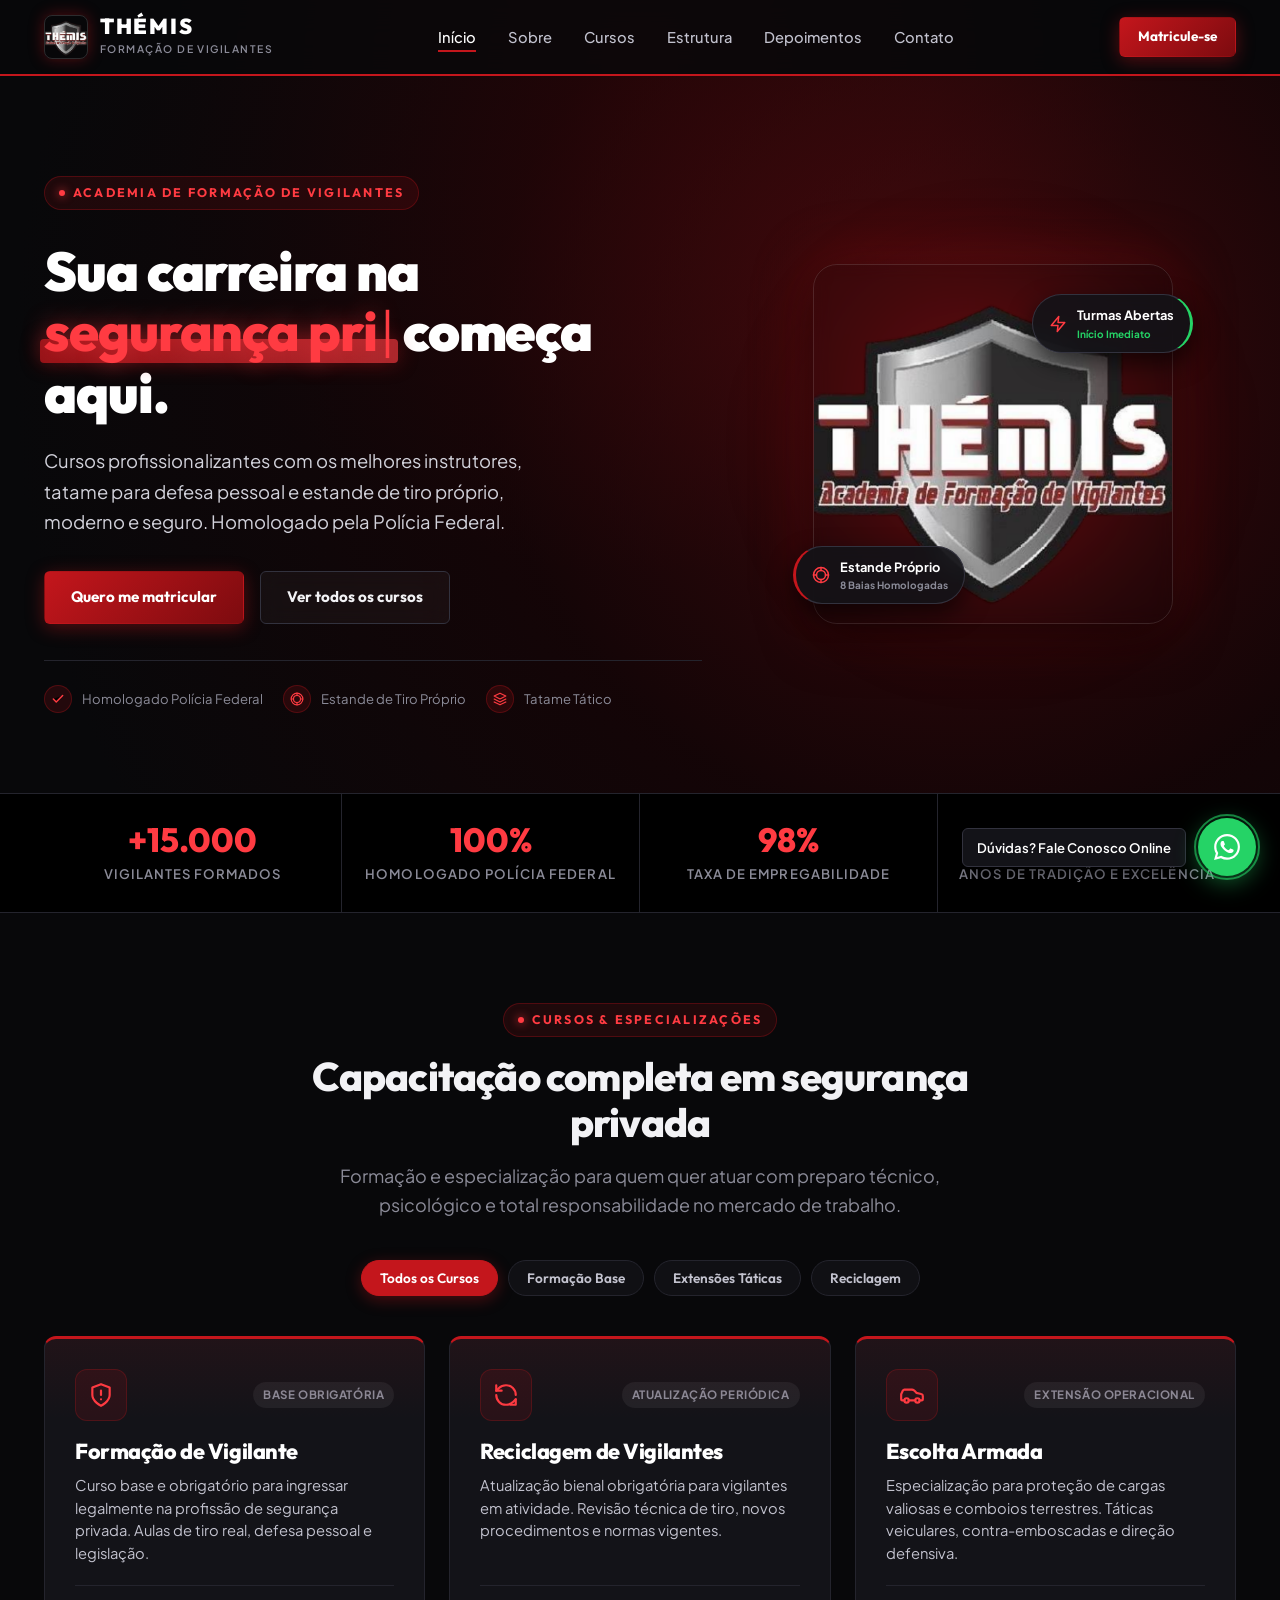
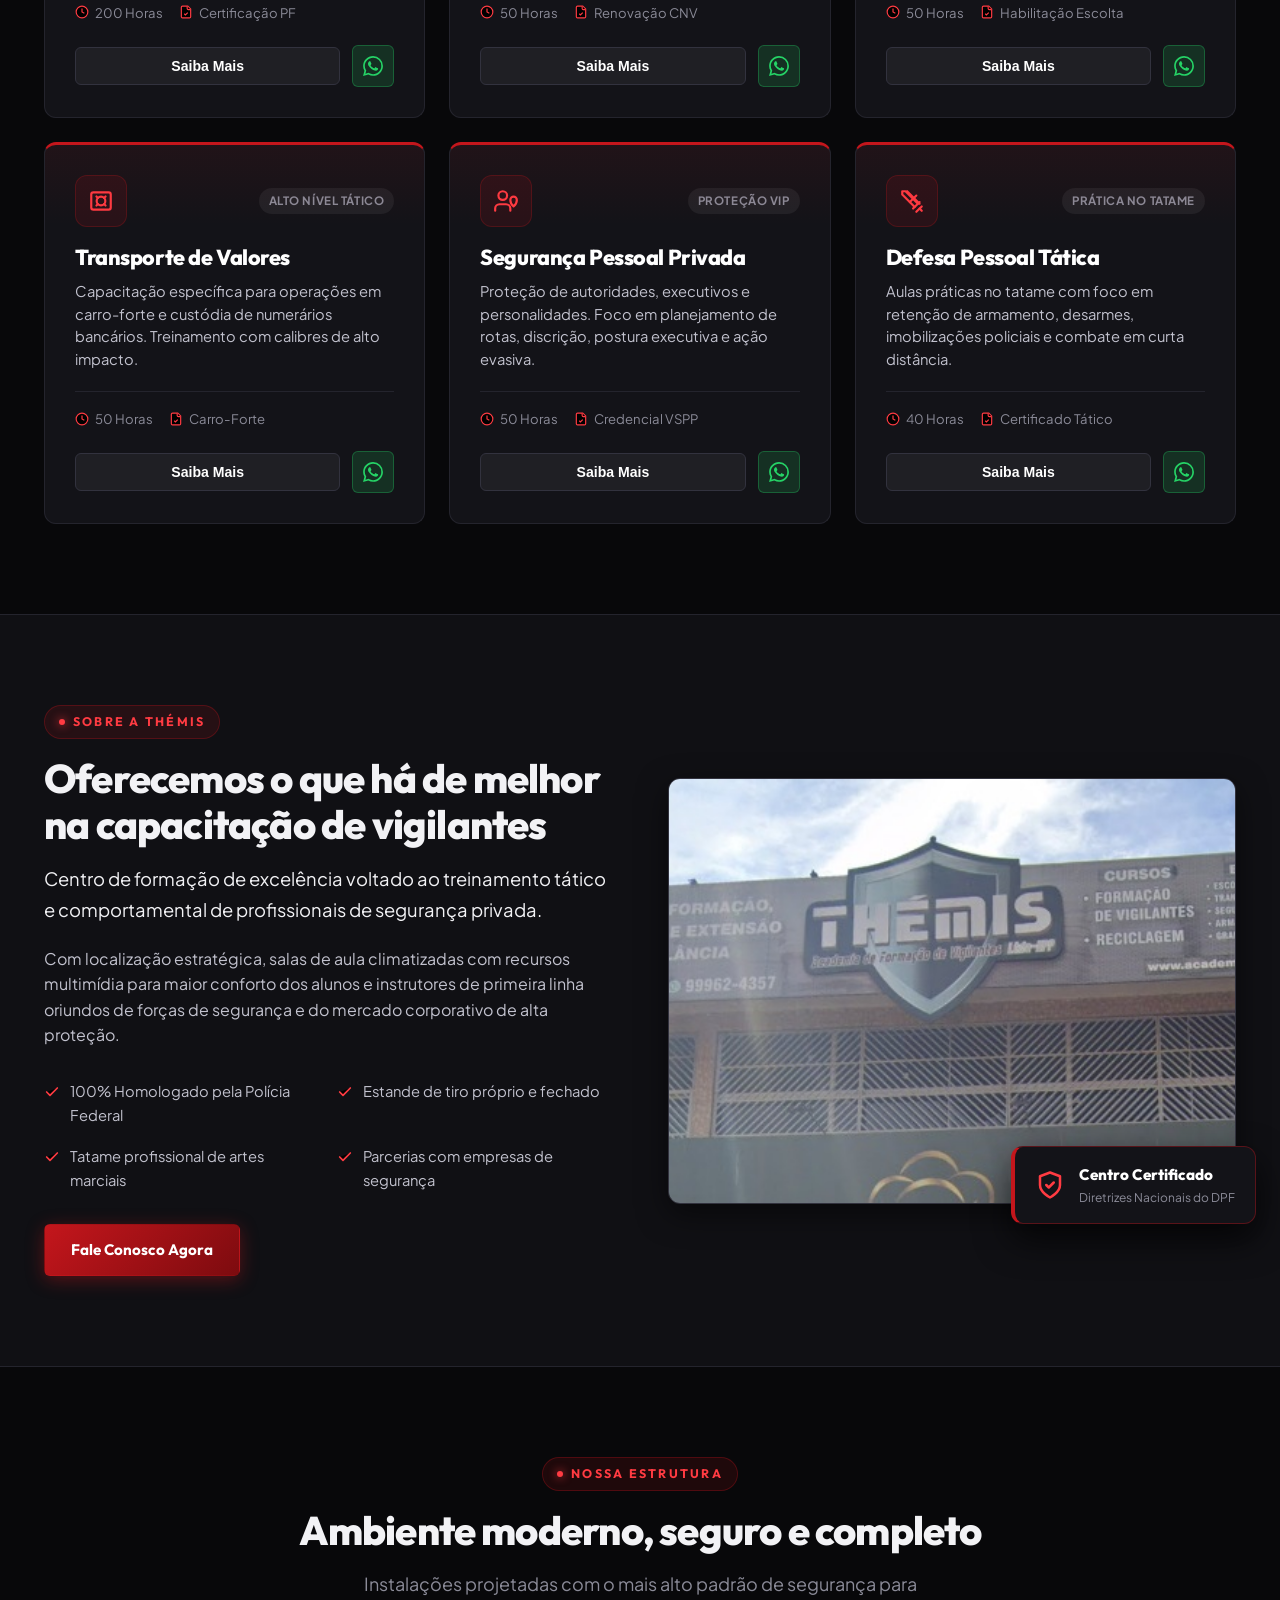
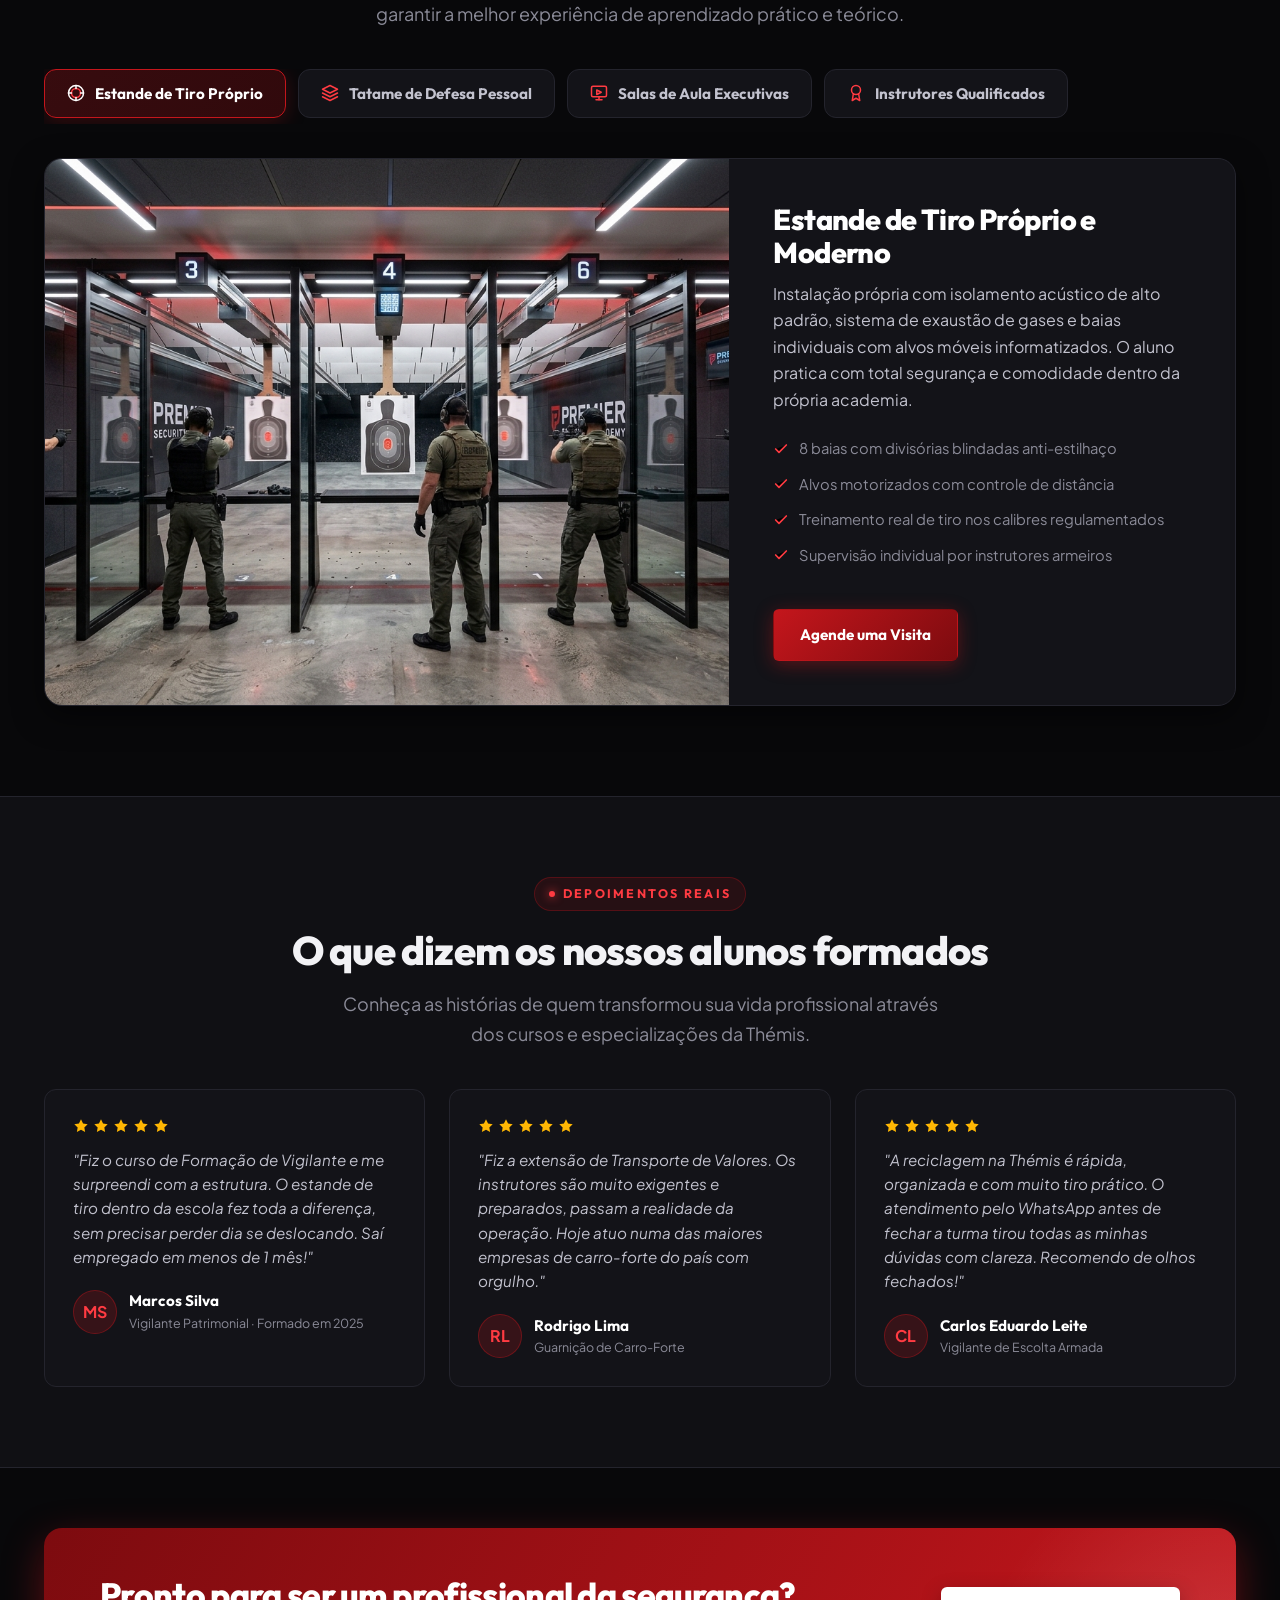
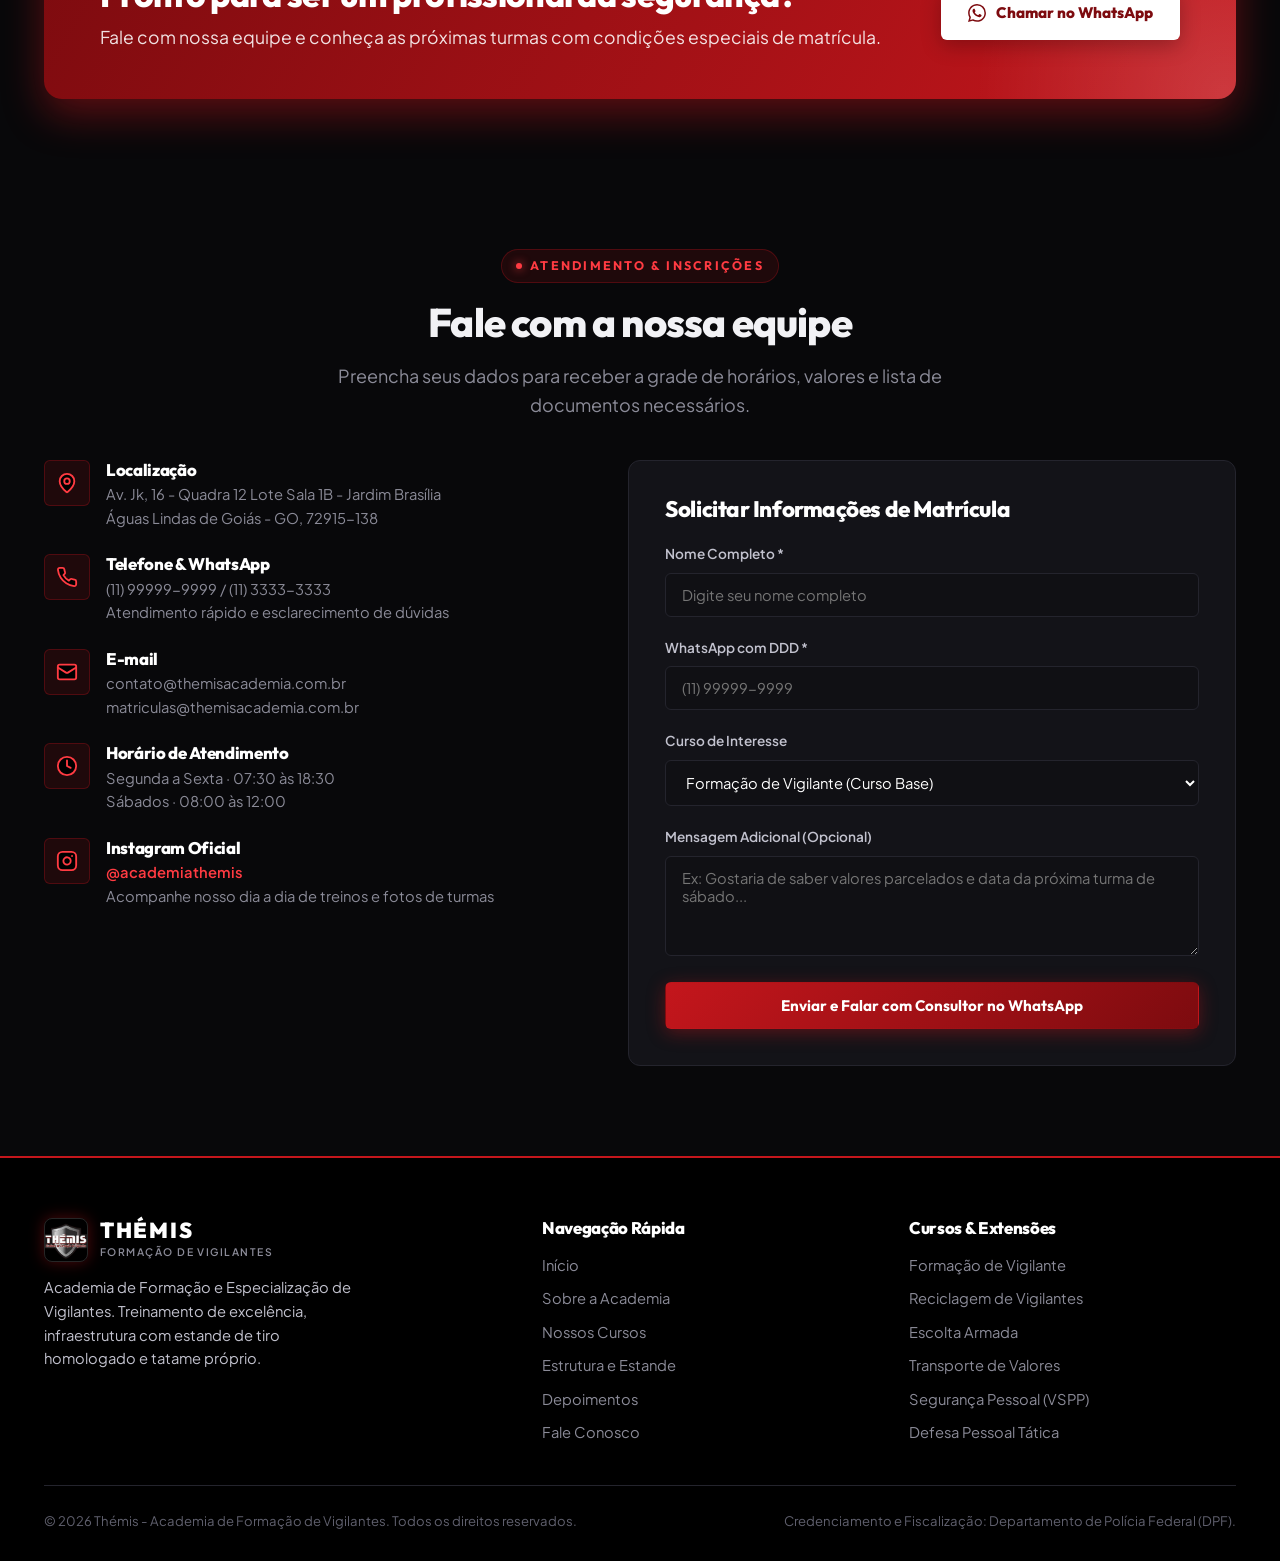
<file: index.html>
<!DOCTYPE html>
<html lang="pt-BR">
<head>
  <meta charset="utf-8">
  <meta name="viewport" content="width=device-width, initial-scale=1.0, viewport-fit=cover">
  <title>Thémis – Academia de Formação de Vigilantes | Cursos e Especializações</title>
  <meta name="description" content="Thémis Academia de Formação de Vigilantes. Cursos de formação, reciclagem, escolta armada, transporte de valores e defesa pessoal com estande de tiro próprio e homologação pela Polícia Federal.">
  <meta name="theme-color" content="#c4161c">
  
  <!-- Favicon -->
  <link rel="icon" type="image/png" href="assets/logo.png">
  
  <!-- CSS Stylesheet -->
  <link rel="stylesheet" href="css/style.css">
</head>
<body>

  <!-- Ambient Glow Background -->
  <div class="ambient-glow-top" aria-hidden="true"></div>

  <!-- ==========================================================================
       HEADER & NAVIGATION
       ========================================================================== -->
  <header class="site-header" id="header">
    <div class="container nav-wrap">
      
      <!-- Brand Logo -->
      <a href="#inicio" class="brand" aria-label="Thémis Academia - Início">
        <img src="assets/logo.png" alt="Logo Thémis Academia" class="brand-logo-img">
        <div class="brand-text">
          <span class="brand-name">THÉMIS</span>
          <span class="brand-sub">FORMAÇÃO DE VIGILANTES</span>
        </div>
      </a>

      <!-- Desktop Navigation Links -->
      <nav aria-label="Navegação Principal">
        <ul class="nav-links">
          <li><a href="#inicio" class="nav-link active">Início</a></li>
          <li><a href="#sobre" class="nav-link">Sobre</a></li>
          <li><a href="#cursos" class="nav-link">Cursos</a></li>
          <li><a href="#estrutura" class="nav-link">Estrutura</a></li>
          <li><a href="#depoimentos" class="nav-link">Depoimentos</a></li>
          <li><a href="#contato" class="nav-link">Contato</a></li>
        </ul>
      </nav>

      <!-- Header Actions -->
      <div class="nav-actions">
        <a href="#contato" class="btn btn-primary btn-sm">Matricule-se</a>
        <button class="mobile-toggle" id="mobileToggle" aria-label="Abrir Menu de Navegação" aria-expanded="false">
          <svg width="22" height="22" viewBox="0 0 24 24" fill="none" stroke="currentColor" stroke-width="2" stroke-linecap="round" stroke-linejoin="round">
            <line x1="3" y1="12" x2="21" y2="12"></line>
            <line x1="3" y1="6" x2="21" y2="6"></line>
            <line x1="3" y1="18" x2="21" y2="18"></line>
          </svg>
        </button>
      </div>

    </div>
  </header>

  <!-- Mobile Drawer Menu -->
  <div class="mobile-drawer" id="mobileDrawer">
    <a href="#inicio" class="mobile-nav-link">Início</a>
    <a href="#sobre" class="mobile-nav-link">Sobre a Thémis</a>
    <a href="#cursos" class="mobile-nav-link">Cursos Profissionalizantes</a>
    <a href="#estrutura" class="mobile-nav-link">Nossa Estrutura</a>
    <a href="#depoimentos" class="mobile-nav-link">Depoimentos de Alunos</a>
    <a href="#contato" class="mobile-nav-link">Fale Conosco</a>
    <a href="https://wa.me/5511999999999?text=Ol%C3%A1!%20Gostaria%20de%20informa%C3%A7%C3%B5es%20sobre%20matr%C3%ADcula%20na%20Th%C3%A9mis." target="_blank" class="btn btn-whatsapp" style="margin-top: 20px;">
      <svg class="svg-wa-icon" viewBox="0 0 24 24"><path d="M17.472 14.382c-.297-.149-1.758-.867-2.03-.967-.273-.099-.471-.148-.67.15-.197.297-.767.966-.94 1.164-.173.199-.347.223-.644.075-.297-.15-1.255-.463-2.39-1.475-.883-.788-1.48-1.761-1.653-2.059-.173-.297-.018-.458.13-.606.134-.133.298-.347.446-.52.149-.174.198-.298.298-.497.099-.198.05-.371-.025-.52-.075-.149-.669-1.612-.916-2.207-.242-.579-.487-.5-.669-.51l-.57-.01c-.198 0-.52.074-.792.372-.272.297-1.04 1.016-1.04 2.479 0 1.462 1.065 2.875 1.213 3.074.149.198 2.096 3.2 5.077 4.487.709.306 1.262.489 1.694.625.712.227 1.36.195 1.871.118.571-.085 1.758-.719 2.006-1.413.248-.694.248-1.289.173-1.414-.074-.124-.272-.198-.57-.347m-5.421 7.403h-.004a9.87 9.87 0 01-5.031-1.378l-.361-.214-3.741.982.998-3.648-.235-.374a9.86 9.86 0 01-1.51-5.26c.001-5.45 4.436-9.884 9.888-9.884 2.64 0 5.122 1.03 6.988 2.898a9.825 9.825 0 012.893 6.994c-.003 5.45-4.437 9.884-9.885 9.884m8.413-18.297A11.815 11.815 0 0012.05 0C5.495 0 .16 5.335.157 11.892c0 2.096.547 4.142 1.588 5.945L.057 24l6.305-1.654a11.882 11.882 0 005.683 1.448h.005c6.554 0 11.89-5.335 11.893-11.893a11.821 11.821 0 00-3.48-8.413z"/></svg>
      Chamar no WhatsApp
    </a>
  </div>

  <main>
    <!-- ==========================================================================
         HERO SECTION (COM HIGHLIGHT E TEXT SWAP ANIMATION)
         ========================================================================== -->
    <section class="hero-section" id="inicio">
      <div class="container hero-grid">
        
        <div class="hero-content">
          <div class="section-tag">ACADEMIA DE FORMAÇÃO DE VIGILANTES</div>
          
          <h1 class="hero-title">
            Sua carreira na 
            <span class="highlight-marker">
              <span class="text-swap-container">
                <span class="text-swap" id="textSwap">segurança privada</span><span class="text-cursor">|</span>
              </span>
            </span> 
            começa aqui.
          </h1>
          
          <p class="hero-description">
            Cursos profissionalizantes com os melhores instrutores, tatame para defesa pessoal e estande de tiro próprio, moderno e seguro. Homologado pela Polícia Federal.
          </p>

          <div class="hero-cta">
            <a href="#contato" class="btn btn-primary">Quero me matricular</a>
            <a href="#cursos" class="btn btn-outline">Ver todos os cursos</a>
          </div>

          <!-- Trust Badges Row -->
          <div class="hero-badges-row">
            <div class="hero-badge-item">
              <div class="hero-badge-icon">
                <svg class="svg-check" viewBox="0 0 24 24"><polyline points="20 6 9 17 4 12"/></svg>
              </div>
              <span>Homologado Polícia Federal</span>
            </div>
            <div class="hero-badge-item">
              <div class="hero-badge-icon">
                <svg class="svg-icon" viewBox="0 0 24 24"><circle cx="12" cy="12" r="10"/><circle cx="12" cy="12" r="6" stroke="var(--red-bright)"/><path d="M12 2v4"/><path d="M12 18v4"/><path d="M2 12h4"/><path d="M18 12h4"/></svg>
              </div>
              <span>Estande de Tiro Próprio</span>
            </div>
            <div class="hero-badge-item">
              <div class="hero-badge-icon">
                <svg class="svg-icon" viewBox="0 0 24 24"><path d="M2 17 12 22 22 17"/><path d="M2 12 12 17 22 12"/><path d="M12 2 2 7 12 12 22 7 12 2z" stroke="var(--red-bright)"/></svg>
              </div>
              <span>Tatame Tático</span>
            </div>
          </div>
        </div>

        <!-- Hero Visual / Shield Emblem with Aura -->
        <div class="hero-visual">
          <div class="shield-container">
            <div class="shield-aura" aria-hidden="true"></div>
            <img src="assets/logo.png" alt="Emblema Oficial Thémis Academia de Formação de Vigilantes" class="shield-img">
            
            <div class="floating-pill floating-pill-1">
              <span class="floating-pill-icon">
                <svg class="svg-icon" viewBox="0 0 24 24" style="width:18px;height:18px;"><circle cx="12" cy="12" r="10"/><circle cx="12" cy="12" r="6" stroke="var(--red-bright)"/><path d="M12 2v4"/><path d="M12 18v4"/><path d="M2 12h4"/><path d="M18 12h4"/></svg>
              </span>
              <div>
                <span>Estande Próprio</span>
                <small style="display:block; color:var(--text-muted); font-size:10px;">8 Baias Homologadas</small>
              </div>
            </div>

            <div class="floating-pill floating-pill-2">
              <span class="floating-pill-icon">
                <svg class="svg-icon" viewBox="0 0 24 24" style="width:18px;height:18px;"><path d="M13 2 3 14h9l-1 8 10-12h-9l1-8z" stroke="var(--red-bright)"/></svg>
              </span>
              <div>
                <span>Turmas Abertas</span>
                <small style="display:block; color:var(--whatsapp); font-size:10px;">Início Imediato</small>
              </div>
            </div>
          </div>
        </div>

      </div>
    </section>

    <!-- ==========================================================================
         STATS & DIFERENCIAIS BAR
         ========================================================================== -->
    <section class="stats-bar" aria-label="Estatísticas da Academia">
      <div class="container">
        <div class="stats-grid">
          
          <div class="stat-item">
            <span class="stat-value" data-target="15000" data-prefix="+">0</span>
            <span class="stat-label">Vigilantes Formados</span>
          </div>

          <div class="stat-item">
            <span class="stat-value" data-target="100" data-suffix="%">0</span>
            <span class="stat-label">Homologado Polícia Federal</span>
          </div>

          <div class="stat-item">
            <span class="stat-value" data-target="98" data-suffix="%">0</span>
            <span class="stat-label">Taxa de Empregabilidade</span>
          </div>

          <div class="stat-item">
            <span class="stat-value" data-target="15" data-suffix="+">0</span>
            <span class="stat-label">Anos de Tradição e Excelência</span>
          </div>

        </div>
      </div>
    </section>

    <!-- ==========================================================================
         CURSOS SECTION
         ========================================================================== -->
    <section class="section-courses" id="cursos">
      <div class="container">
        
        <div class="text-center">
          <div class="section-tag">CURSOS & ESPECIALIZAÇÕES</div>
          <h2 class="section-title">Capacitação completa em segurança privada</h2>
          <p class="section-subtitle">
            Formação e especialização para quem quer atuar com preparo técnico, psicológico e total responsabilidade no mercado de trabalho.
          </p>
        </div>

        <!-- Filter Categories -->
        <div class="courses-filter">
          <button class="filter-btn active" data-filter="all">Todos os Cursos</button>
          <button class="filter-btn" data-filter="base">Formação Base</button>
          <button class="filter-btn" data-filter="extensao">Extensões Táticas</button>
          <button class="filter-btn" data-filter="reciclagem">Reciclagem</button>
        </div>

        <!-- Course Cards Grid -->
        <div class="courses-grid">
          
          <!-- Card 1: Formação de Vigilante -->
          <article class="course-card" data-category="base">
            <div class="course-header">
              <div class="course-icon-box">
                <svg class="svg-icon" viewBox="0 0 24 24"><path d="M12 22s8-4 8-10V5l-8-3-8 3v7c0 6 8 10 8 10z"/><path d="M12 8v4" stroke="var(--red-bright)"/><path d="M12 16h.01" stroke="var(--red-bright)"/></svg>
              </div>
              <span class="course-badge">Base Obrigatória</span>
            </div>
            <h3 class="course-title">Formação de Vigilante</h3>
            <p class="course-description">
              Curso base e obrigatório para ingressar legalmente na profissão de segurança privada. Aulas de tiro real, defesa pessoal e legislação.
            </p>
            <div class="course-meta">
              <div class="course-meta-item">
                <svg class="svg-meta-icon" viewBox="0 0 24 24"><circle cx="12" cy="12" r="10"/><polyline points="12 6 12 12 16 14" stroke="var(--red-bright)"/></svg>
                200 Horas
              </div>
              <div class="course-meta-item">
                <svg class="svg-meta-icon" viewBox="0 0 24 24"><path d="M15 2H6a2 2 0 0 0-2 2v16a2 2 0 0 0 2 2h12a2 2 0 0 0 2-2V7Z"/><path d="M14 2v4a2 2 0 0 0 2 2h4"/><path d="m9 15 2 2 4-4" stroke="var(--red-bright)"/></svg>
                Certificação PF
              </div>
            </div>
            <div class="course-actions">
              <button class="btn-card-details" data-course-key="formacao">Saiba Mais</button>
              <a href="https://wa.me/5511999999999?text=Ol%C3%A1!%20Quero%20me%20matricular%20no%20Curso%20de%20Forma%C3%A7%C3%A3o%20de%20Vigilante." target="_blank" class="btn-card-wa" aria-label="Chamar no WhatsApp sobre Formação de Vigilante">
                <svg class="svg-wa-icon" viewBox="0 0 24 24"><path d="M17.472 14.382c-.297-.149-1.758-.867-2.03-.967-.273-.099-.471-.148-.67.15-.197.297-.767.966-.94 1.164-.173.199-.347.223-.644.075-.297-.15-1.255-.463-2.39-1.475-.883-.788-1.48-1.761-1.653-2.059-.173-.297-.018-.458.13-.606.134-.133.298-.347.446-.52.149-.174.198-.298.298-.497.099-.198.05-.371-.025-.52-.075-.149-.669-1.612-.916-2.207-.242-.579-.487-.5-.669-.51l-.57-.01c-.198 0-.52.074-.792.372-.272.297-1.04 1.016-1.04 2.479 0 1.462 1.065 2.875 1.213 3.074.149.198 2.096 3.2 5.077 4.487.709.306 1.262.489 1.694.625.712.227 1.36.195 1.871.118.571-.085 1.758-.719 2.006-1.413.248-.694.248-1.289.173-1.414-.074-.124-.272-.198-.57-.347m-5.421 7.403h-.004a9.87 9.87 0 01-5.031-1.378l-.361-.214-3.741.982.998-3.648-.235-.374a9.86 9.86 0 01-1.51-5.26c.001-5.45 4.436-9.884 9.888-9.884 2.64 0 5.122 1.03 6.988 2.898a9.825 9.825 0 012.893 6.994c-.003 5.45-4.437 9.884-9.885 9.884m8.413-18.297A11.815 11.815 0 0012.05 0C5.495 0 .16 5.335.157 11.892c0 2.096.547 4.142 1.588 5.945L.057 24l6.305-1.654a11.882 11.882 0 005.683 1.448h.005c6.554 0 11.89-5.335 11.893-11.893a11.821 11.821 0 00-3.48-8.413z"/></svg>
              </a>
            </div>
          </article>

          <!-- Card 2: Reciclagem -->
          <article class="course-card" data-category="reciclagem">
            <div class="course-header">
              <div class="course-icon-box">
                <svg class="svg-icon" viewBox="0 0 24 24"><path d="M21 12a9 9 0 0 0-9-9 9.75 9.75 0 0 0-6.74 2.74L3 8"/><path d="M3 3v5h5" stroke="var(--red-bright)"/><path d="M3 12a9 9 0 0 0 9 9 9.75 9.75 0 0 0 6.74-2.74L21 16"/><path d="M16 21h5v-5" stroke="var(--red-bright)"/></svg>
              </div>
              <span class="course-badge">Atualização Periódica</span>
            </div>
            <h3 class="course-title">Reciclagem de Vigilantes</h3>
            <p class="course-description">
              Atualização bienal obrigatória para vigilantes em atividade. Revisão técnica de tiro, novos procedimentos e normas vigentes.
            </p>
            <div class="course-meta">
              <div class="course-meta-item">
                <svg class="svg-meta-icon" viewBox="0 0 24 24"><circle cx="12" cy="12" r="10"/><polyline points="12 6 12 12 16 14" stroke="var(--red-bright)"/></svg>
                50 Horas
              </div>
              <div class="course-meta-item">
                <svg class="svg-meta-icon" viewBox="0 0 24 24"><path d="M15 2H6a2 2 0 0 0-2 2v16a2 2 0 0 0 2 2h12a2 2 0 0 0 2-2V7Z"/><path d="M14 2v4a2 2 0 0 0 2 2h4"/><path d="m9 15 2 2 4-4" stroke="var(--red-bright)"/></svg>
                Renovação CNV
              </div>
            </div>
            <div class="course-actions">
              <button class="btn-card-details" data-course-key="reciclagem">Saiba Mais</button>
              <a href="https://wa.me/5511999999999?text=Ol%C3%A1!%20Quero%20informa%C3%A7%C3%B5es%20sobre%20a%20Reciclagem%20de%20Vigilante." target="_blank" class="btn-card-wa" aria-label="Chamar no WhatsApp sobre Reciclagem">
                <svg class="svg-wa-icon" viewBox="0 0 24 24"><path d="M17.472 14.382c-.297-.149-1.758-.867-2.03-.967-.273-.099-.471-.148-.67.15-.197.297-.767.966-.94 1.164-.173.199-.347.223-.644.075-.297-.15-1.255-.463-2.39-1.475-.883-.788-1.48-1.761-1.653-2.059-.173-.297-.018-.458.13-.606.134-.133.298-.347.446-.52.149-.174.198-.298.298-.497.099-.198.05-.371-.025-.52-.075-.149-.669-1.612-.916-2.207-.242-.579-.487-.5-.669-.51l-.57-.01c-.198 0-.52.074-.792.372-.272.297-1.04 1.016-1.04 2.479 0 1.462 1.065 2.875 1.213 3.074.149.198 2.096 3.2 5.077 4.487.709.306 1.262.489 1.694.625.712.227 1.36.195 1.871.118.571-.085 1.758-.719 2.006-1.413.248-.694.248-1.289.173-1.414-.074-.124-.272-.198-.57-.347m-5.421 7.403h-.004a9.87 9.87 0 01-5.031-1.378l-.361-.214-3.741.982.998-3.648-.235-.374a9.86 9.86 0 01-1.51-5.26c.001-5.45 4.436-9.884 9.888-9.884 2.64 0 5.122 1.03 6.988 2.898a9.825 9.825 0 012.893 6.994c-.003 5.45-4.437 9.884-9.885 9.884m8.413-18.297A11.815 11.815 0 0012.05 0C5.495 0 .16 5.335.157 11.892c0 2.096.547 4.142 1.588 5.945L.057 24l6.305-1.654a11.882 11.882 0 005.683 1.448h.005c6.554 0 11.89-5.335 11.893-11.893a11.821 11.821 0 00-3.48-8.413z"/></svg>
              </a>
            </div>
          </article>

          <!-- Card 3: Escolta Armada -->
          <article class="course-card" data-category="extensao">
            <div class="course-header">
              <div class="course-icon-box">
                <svg class="svg-icon" viewBox="0 0 24 24"><path d="M19 17h2c.6 0 1-.4 1-1v-3c0-.9-.7-1.7-1.5-1.9C18.7 10.6 16 10 16 10s-1.3-1.4-2.2-2.3c-.5-.4-1.1-.7-1.8-.7H5c-.6 0-1.1.4-1.4.9l-1.4 2.9A3.7 3.7 0 0 0 2 12v4c0 .6.4 1 1 1h2"/><circle cx="7" cy="17" r="2" stroke="var(--red-bright)"/><circle cx="17" cy="17" r="2" stroke="var(--red-bright)"/><path d="M9 17h6"/></svg>
              </div>
              <span class="course-badge">Extensão Operacional</span>
            </div>
            <h3 class="course-title">Escolta Armada</h3>
            <p class="course-description">
              Especialização para proteção de cargas valiosas e comboios terrestres. Táticas veiculares, contra-emboscadas e direção defensiva.
            </p>
            <div class="course-meta">
              <div class="course-meta-item">
                <svg class="svg-meta-icon" viewBox="0 0 24 24"><circle cx="12" cy="12" r="10"/><polyline points="12 6 12 12 16 14" stroke="var(--red-bright)"/></svg>
                50 Horas
              </div>
              <div class="course-meta-item">
                <svg class="svg-meta-icon" viewBox="0 0 24 24"><path d="M15 2H6a2 2 0 0 0-2 2v16a2 2 0 0 0 2 2h12a2 2 0 0 0 2-2V7Z"/><path d="M14 2v4a2 2 0 0 0 2 2h4"/><path d="m9 15 2 2 4-4" stroke="var(--red-bright)"/></svg>
                Habilitação Escolta
              </div>
            </div>
            <div class="course-actions">
              <button class="btn-card-details" data-course-key="escolta">Saiba Mais</button>
              <a href="https://wa.me/5511999999999?text=Ol%C3%A1!%20Quero%20informa%C3%A7%C3%B5es%20sobre%20o%20curso%20de%20Escolta%20Armada." target="_blank" class="btn-card-wa" aria-label="Chamar no WhatsApp sobre Escolta Armada">
                <svg class="svg-wa-icon" viewBox="0 0 24 24"><path d="M17.472 14.382c-.297-.149-1.758-.867-2.03-.967-.273-.099-.471-.148-.67.15-.197.297-.767.966-.94 1.164-.173.199-.347.223-.644.075-.297-.15-1.255-.463-2.39-1.475-.883-.788-1.48-1.761-1.653-2.059-.173-.297-.018-.458.13-.606.134-.133.298-.347.446-.52.149-.174.198-.298.298-.497.099-.198.05-.371-.025-.52-.075-.149-.669-1.612-.916-2.207-.242-.579-.487-.5-.669-.51l-.57-.01c-.198 0-.52.074-.792.372-.272.297-1.04 1.016-1.04 2.479 0 1.462 1.065 2.875 1.213 3.074.149.198 2.096 3.2 5.077 4.487.709.306 1.262.489 1.694.625.712.227 1.36.195 1.871.118.571-.085 1.758-.719 2.006-1.413.248-.694.248-1.289.173-1.414-.074-.124-.272-.198-.57-.347m-5.421 7.403h-.004a9.87 9.87 0 01-5.031-1.378l-.361-.214-3.741.982.998-3.648-.235-.374a9.86 9.86 0 01-1.51-5.26c.001-5.45 4.436-9.884 9.888-9.884 2.64 0 5.122 1.03 6.988 2.898a9.825 9.825 0 012.893 6.994c-.003 5.45-4.437 9.884-9.885 9.884m8.413-18.297A11.815 11.815 0 0012.05 0C5.495 0 .16 5.335.157 11.892c0 2.096.547 4.142 1.588 5.945L.057 24l6.305-1.654a11.882 11.882 0 005.683 1.448h.005c6.554 0 11.89-5.335 11.893-11.893a11.821 11.821 0 00-3.48-8.413z"/></svg>
              </a>
            </div>
          </article>

          <!-- Card 4: Transporte de Valores -->
          <article class="course-card" data-category="extensao">
            <div class="course-header">
              <div class="course-icon-box">
                <svg class="svg-icon" viewBox="0 0 24 24"><rect x="3" y="4" width="18" height="16" rx="2"/><circle cx="12" cy="12" r="4"/><path d="m14.8 9.2 1.4-1.4" stroke="var(--red-bright)"/><path d="m9.2 14.8-1.4 1.4" stroke="var(--red-bright)"/><path d="m14.8 14.8 1.4 1.4" stroke="var(--red-bright)"/><path d="m9.2 9.2-1.4-1.4" stroke="var(--red-bright)"/></svg>
              </div>
              <span class="course-badge">Alto Nível Tático</span>
            </div>
            <h3 class="course-title">Transporte de Valores</h3>
            <p class="course-description">
              Capacitação específica para operações em carro-forte e custódia de numerários bancários. Treinamento com calibres de alto impacto.
            </p>
            <div class="course-meta">
              <div class="course-meta-item">
                <svg class="svg-meta-icon" viewBox="0 0 24 24"><circle cx="12" cy="12" r="10"/><polyline points="12 6 12 12 16 14" stroke="var(--red-bright)"/></svg>
                50 Horas
              </div>
              <div class="course-meta-item">
                <svg class="svg-meta-icon" viewBox="0 0 24 24"><path d="M15 2H6a2 2 0 0 0-2 2v16a2 2 0 0 0 2 2h12a2 2 0 0 0 2-2V7Z"/><path d="M14 2v4a2 2 0 0 0 2 2h4"/><path d="m9 15 2 2 4-4" stroke="var(--red-bright)"/></svg>
                Carro-Forte
              </div>
            </div>
            <div class="course-actions">
              <button class="btn-card-details" data-course-key="transporte">Saiba Mais</button>
              <a href="https://wa.me/5511999999999?text=Ol%C3%A1!%20Quero%20informa%C3%A7%C3%B5es%20sobre%20Transporte%20de%20Valores." target="_blank" class="btn-card-wa" aria-label="Chamar no WhatsApp sobre Transporte de Valores">
                <svg class="svg-wa-icon" viewBox="0 0 24 24"><path d="M17.472 14.382c-.297-.149-1.758-.867-2.03-.967-.273-.099-.471-.148-.67.15-.197.297-.767.966-.94 1.164-.173.199-.347.223-.644.075-.297-.15-1.255-.463-2.39-1.475-.883-.788-1.48-1.761-1.653-2.059-.173-.297-.018-.458.13-.606.134-.133.298-.347.446-.52.149-.174.198-.298.298-.497.099-.198.05-.371-.025-.52-.075-.149-.669-1.612-.916-2.207-.242-.579-.487-.5-.669-.51l-.57-.01c-.198 0-.52.074-.792.372-.272.297-1.04 1.016-1.04 2.479 0 1.462 1.065 2.875 1.213 3.074.149.198 2.096 3.2 5.077 4.487.709.306 1.262.489 1.694.625.712.227 1.36.195 1.871.118.571-.085 1.758-.719 2.006-1.413.248-.694.248-1.289.173-1.414-.074-.124-.272-.198-.57-.347m-5.421 7.403h-.004a9.87 9.87 0 01-5.031-1.378l-.361-.214-3.741.982.998-3.648-.235-.374a9.86 9.86 0 01-1.51-5.26c.001-5.45 4.436-9.884 9.888-9.884 2.64 0 5.122 1.03 6.988 2.898a9.825 9.825 0 012.893 6.994c-.003 5.45-4.437 9.884-9.885 9.884m8.413-18.297A11.815 11.815 0 0012.05 0C5.495 0 .16 5.335.157 11.892c0 2.096.547 4.142 1.588 5.945L.057 24l6.305-1.654a11.882 11.882 0 005.683 1.448h.005c6.554 0 11.89-5.335 11.893-11.893a11.821 11.821 0 00-3.48-8.413z"/></svg>
              </a>
            </div>
          </article>

          <!-- Card 5: Segurança Pessoal (VSPP) -->
          <article class="course-card" data-category="extensao">
            <div class="course-header">
              <div class="course-icon-box">
                <svg class="svg-icon" viewBox="0 0 24 24"><path d="M16 21v-2a4 4 0 0 0-4-4H6a4 4 0 0 0-4 4v2"/><circle cx="9" cy="7" r="4"/><path d="M22 11c0 3.5-3 6-3 6s-3-2.5-3-6a3 3 0 0 1 6 0z" stroke="var(--red-bright)"/></svg>
              </div>
              <span class="course-badge">Proteção VIP</span>
            </div>
            <h3 class="course-title">Segurança Pessoal Privada</h3>
            <p class="course-description">
              Proteção de autoridades, executivos e personalidades. Foco em planejamento de rotas, discrição, postura executiva e ação evasiva.
            </p>
            <div class="course-meta">
              <div class="course-meta-item">
                <svg class="svg-meta-icon" viewBox="0 0 24 24"><circle cx="12" cy="12" r="10"/><polyline points="12 6 12 12 16 14" stroke="var(--red-bright)"/></svg>
                50 Horas
              </div>
              <div class="course-meta-item">
                <svg class="svg-meta-icon" viewBox="0 0 24 24"><path d="M15 2H6a2 2 0 0 0-2 2v16a2 2 0 0 0 2 2h12a2 2 0 0 0 2-2V7Z"/><path d="M14 2v4a2 2 0 0 0 2 2h4"/><path d="m9 15 2 2 4-4" stroke="var(--red-bright)"/></svg>
                Credencial VSPP
              </div>
            </div>
            <div class="course-actions">
              <button class="btn-card-details" data-course-key="seguranca_pessoal">Saiba Mais</button>
              <a href="https://wa.me/5511999999999?text=Ol%C3%A1!%20Quero%20informa%C3%A7%C3%B5es%20sobre%20Seguran%C3%A7a%20Pessoal%20(VSPP)." target="_blank" class="btn-card-wa" aria-label="Chamar no WhatsApp sobre Segurança Pessoal">
                <svg class="svg-wa-icon" viewBox="0 0 24 24"><path d="M17.472 14.382c-.297-.149-1.758-.867-2.03-.967-.273-.099-.471-.148-.67.15-.197.297-.767.966-.94 1.164-.173.199-.347.223-.644.075-.297-.15-1.255-.463-2.39-1.475-.883-.788-1.48-1.761-1.653-2.059-.173-.297-.018-.458.13-.606.134-.133.298-.347.446-.52.149-.174.198-.298.298-.497.099-.198.05-.371-.025-.52-.075-.149-.669-1.612-.916-2.207-.242-.579-.487-.5-.669-.51l-.57-.01c-.198 0-.52.074-.792.372-.272.297-1.04 1.016-1.04 2.479 0 1.462 1.065 2.875 1.213 3.074.149.198 2.096 3.2 5.077 4.487.709.306 1.262.489 1.694.625.712.227 1.36.195 1.871.118.571-.085 1.758-.719 2.006-1.413.248-.694.248-1.289.173-1.414-.074-.124-.272-.198-.57-.347m-5.421 7.403h-.004a9.87 9.87 0 01-5.031-1.378l-.361-.214-3.741.982.998-3.648-.235-.374a9.86 9.86 0 01-1.51-5.26c.001-5.45 4.436-9.884 9.888-9.884 2.64 0 5.122 1.03 6.988 2.898a9.825 9.825 0 012.893 6.994c-.003 5.45-4.437 9.884-9.885 9.884m8.413-18.297A11.815 11.815 0 0012.05 0C5.495 0 .16 5.335.157 11.892c0 2.096.547 4.142 1.588 5.945L.057 24l6.305-1.654a11.882 11.882 0 005.683 1.448h.005c6.554 0 11.89-5.335 11.893-11.893a11.821 11.821 0 00-3.48-8.413z"/></svg>
              </a>
            </div>
          </article>

          <!-- Card 6: Defesa Pessoal -->
          <article class="course-card" data-category="base">
            <div class="course-header">
              <div class="course-icon-box">
                <svg class="svg-icon" viewBox="0 0 24 24"><path d="M14.5 17.5 3 6V3h3l11.5 11.5"/><path d="m13 19 6-6" stroke="var(--red-bright)"/><path d="m16 22 5-5" stroke="var(--red-bright)"/><path d="m21 21-2-2"/><path d="M19 14.5 7.5 3"/><path d="m16 7-6 6"/></svg>
              </div>
              <span class="course-badge">Prática no Tatame</span>
            </div>
            <h3 class="course-title">Defesa Pessoal Tática</h3>
            <p class="course-description">
              Aulas práticas no tatame com foco em retenção de armamento, desarmes, imobilizações policiais e combate em curta distância.
            </p>
            <div class="course-meta">
              <div class="course-meta-item">
                <svg class="svg-meta-icon" viewBox="0 0 24 24"><circle cx="12" cy="12" r="10"/><polyline points="12 6 12 12 16 14" stroke="var(--red-bright)"/></svg>
                40 Horas
              </div>
              <div class="course-meta-item">
                <svg class="svg-meta-icon" viewBox="0 0 24 24"><path d="M15 2H6a2 2 0 0 0-2 2v16a2 2 0 0 0 2 2h12a2 2 0 0 0 2-2V7Z"/><path d="M14 2v4a2 2 0 0 0 2 2h4"/><path d="m9 15 2 2 4-4" stroke="var(--red-bright)"/></svg>
                Certificado Tático
              </div>
            </div>
            <div class="course-actions">
              <button class="btn-card-details" data-course-key="defesa_pessoal">Saiba Mais</button>
              <a href="https://wa.me/5511999999999?text=Ol%C3%A1!%20Quero%20informa%C3%A7%C3%B5es%20sobre%20o%20curso%20de%20Defesa%20Pessoal%20T%C3%A1tica." target="_blank" class="btn-card-wa" aria-label="Chamar no WhatsApp sobre Defesa Pessoal">
                <svg class="svg-wa-icon" viewBox="0 0 24 24"><path d="M17.472 14.382c-.297-.149-1.758-.867-2.03-.967-.273-.099-.471-.148-.67.15-.197.297-.767.966-.94 1.164-.173.199-.347.223-.644.075-.297-.15-1.255-.463-2.39-1.475-.883-.788-1.48-1.761-1.653-2.059-.173-.297-.018-.458.13-.606.134-.133.298-.347.446-.52.149-.174.198-.298.298-.497.099-.198.05-.371-.025-.52-.075-.149-.669-1.612-.916-2.207-.242-.579-.487-.5-.669-.51l-.57-.01c-.198 0-.52.074-.792.372-.272.297-1.04 1.016-1.04 2.479 0 1.462 1.065 2.875 1.213 3.074.149.198 2.096 3.2 5.077 4.487.709.306 1.262.489 1.694.625.712.227 1.36.195 1.871.118.571-.085 1.758-.719 2.006-1.413.248-.694.248-1.289.173-1.414-.074-.124-.272-.198-.57-.347m-5.421 7.403h-.004a9.87 9.87 0 01-5.031-1.378l-.361-.214-3.741.982.998-3.648-.235-.374a9.86 9.86 0 01-1.51-5.26c.001-5.45 4.436-9.884 9.888-9.884 2.64 0 5.122 1.03 6.988 2.898a9.825 9.825 0 012.893 6.994c-.003 5.45-4.437 9.884-9.885 9.884m8.413-18.297A11.815 11.815 0 0012.05 0C5.495 0 .16 5.335.157 11.892c0 2.096.547 4.142 1.588 5.945L.057 24l6.305-1.654a11.882 11.882 0 005.683 1.448h.005c6.554 0 11.89-5.335 11.893-11.893a11.821 11.821 0 00-3.48-8.413z"/></svg>
              </a>
            </div>
          </article>

        </div>

      </div>
    </section>

    <!-- ==========================================================================
         SOBRE A THÉMIS SECTION
         ========================================================================== -->
    <section class="section-about" id="sobre">
      <div class="container about-grid">
        
        <div class="about-text">
          <div class="section-tag">SOBRE A THÉMIS</div>
          <h2 class="section-title">Oferecemos o que há de melhor na capacitação de vigilantes</h2>
          
          <p class="lead">
            Centro de formação de excelência voltado ao treinamento tático e comportamental de profissionais de segurança privada.
          </p>

          <p>
            Com localização estratégica, salas de aula climatizadas com recursos multimídia para maior conforto dos alunos e instrutores de primeira linha oriundos de forças de segurança e do mercado corporativo de alta proteção.
          </p>

          <div class="about-features-list">
            <div class="feature-check-item">
              <span class="feature-check-icon">
                <svg class="svg-check" viewBox="0 0 24 24"><polyline points="20 6 9 17 4 12"/></svg>
              </span>
              <span>100% Homologado pela Polícia Federal</span>
            </div>
            <div class="feature-check-item">
              <span class="feature-check-icon">
                <svg class="svg-check" viewBox="0 0 24 24"><polyline points="20 6 9 17 4 12"/></svg>
              </span>
              <span>Estande de tiro próprio e fechado</span>
            </div>
            <div class="feature-check-item">
              <span class="feature-check-icon">
                <svg class="svg-check" viewBox="0 0 24 24"><polyline points="20 6 9 17 4 12"/></svg>
              </span>
              <span>Tatame profissional de artes marciais</span>
            </div>
            <div class="feature-check-item">
              <span class="feature-check-icon">
                <svg class="svg-check" viewBox="0 0 24 24"><polyline points="20 6 9 17 4 12"/></svg>
              </span>
              <span>Parcerias com empresas de segurança</span>
            </div>
          </div>

          <a href="#contato" class="btn btn-primary">Fale Conosco Agora</a>
        </div>

        <div class="about-media-wrapper">
          <img src="assets/fachada.jpg" alt="Sede da Thémis Academia de Formação de Vigilantes" class="about-image">
          <div class="about-media-badge">
            <div class="badge-pf-icon">
              <svg class="svg-icon" viewBox="0 0 24 24" style="width:30px;height:30px;"><path d="M12 22s8-4 8-10V5l-8-3-8 3v7c0 6 8 10 8 10z"/><path d="m9 12 2 2 4-4" stroke="var(--red-bright)"/></svg>
            </div>
            <div>
              <div class="badge-pf-title">Centro Certificado</div>
              <div class="badge-pf-sub">Diretrizes Nacionais do DPF</div>
            </div>
          </div>
        </div>

      </div>
    </section>

    <!-- ==========================================================================
         ESTRUTURA SECTION (TABS COM FOTOS REAIS)
         ========================================================================== -->
    <section class="section-facility" id="estrutura">
      <div class="container">
        
        <div class="text-center">
          <div class="section-tag">NOSSA ESTRUTURA</div>
          <h2 class="section-title">Ambiente moderno, seguro e completo</h2>
          <p class="section-subtitle">
            Instalações projetadas com o mais alto padrão de segurança para garantir a melhor experiência de aprendizado prático e teórico.
          </p>
        </div>

        <!-- Facility Navigation Tabs -->
        <div class="facility-tabs">
          <button class="facility-tab-btn active" data-tab="estande">
            <svg class="svg-icon" viewBox="0 0 24 24" style="width:18px;height:18px;"><circle cx="12" cy="12" r="10"/><circle cx="12" cy="12" r="6" stroke="var(--red-bright)"/><path d="M12 2v4"/><path d="M12 18v4"/><path d="M2 12h4"/><path d="M18 12h4"/></svg>
            Estande de Tiro Próprio
          </button>
          <button class="facility-tab-btn" data-tab="tatame">
            <svg class="svg-icon" viewBox="0 0 24 24" style="width:18px;height:18px;"><path d="M2 17 12 22 22 17"/><path d="M2 12 12 17 22 12"/><path d="M12 2 2 7 12 12 22 7 12 2z" stroke="var(--red-bright)"/></svg>
            Tatame de Defesa Pessoal
          </button>
          <button class="facility-tab-btn" data-tab="salas">
            <svg class="svg-icon" viewBox="0 0 24 24" style="width:18px;height:18px;"><rect x="2" y="3" width="20" height="14" rx="2"/><path d="M8 21h8"/><path d="M12 17v4"/><path d="m9 8 6 3-6 3V8z" stroke="var(--red-bright)" fill="none"/></svg>
            Salas de Aula Executivas
          </button>
          <button class="facility-tab-btn" data-tab="instrutores">
            <svg class="svg-icon" viewBox="0 0 24 24" style="width:18px;height:18px;"><circle cx="12" cy="8" r="6"/><path d="M15.477 12.89 17 22l-5-3-5 3 1.523-9.11" stroke="var(--red-bright)"/></svg>
            Instrutores Qualificados
          </button>
        </div>

        <!-- Showcase Panes -->
        <div class="facility-showcase">
          
          <!-- Pane 1: Estande de Tiro -->
          <div class="facility-pane active" id="tab-estande">
            <div class="facility-img-wrap">
              <img src="assets/estande.jpg" alt="Estande de Tiro Próprio Thémis" class="facility-img">
            </div>
            <div class="facility-info">
              <h3 class="facility-title">Estande de Tiro Próprio e Moderno</h3>
              <p class="facility-desc">
                Instalação própria com isolamento acústico de alto padrão, sistema de exaustão de gases e baias individuais com alvos móveis informatizados. O aluno pratica com total segurança e comodidade dentro da própria academia.
              </p>
              <ul class="facility-points">
                <li><svg class="svg-check" viewBox="0 0 24 24"><polyline points="20 6 9 17 4 12"/></svg> 8 baias com divisórias blindadas anti-estilhaço</li>
                <li><svg class="svg-check" viewBox="0 0 24 24"><polyline points="20 6 9 17 4 12"/></svg> Alvos motorizados com controle de distância</li>
                <li><svg class="svg-check" viewBox="0 0 24 24"><polyline points="20 6 9 17 4 12"/></svg> Treinamento real de tiro nos calibres regulamentados</li>
                <li><svg class="svg-check" viewBox="0 0 24 24"><polyline points="20 6 9 17 4 12"/></svg> Supervisão individual por instrutores armeiros</li>
              </ul>
              <a href="#contato" class="btn btn-primary" style="width: fit-content;">Agende uma Visita</a>
            </div>
          </div>

          <!-- Pane 2: Tatame -->
          <div class="facility-pane" id="tab-tatame">
            <div class="facility-img-wrap">
              <img src="assets/tatame.jpg" alt="Tatame de Defesa Pessoal Thémis" class="facility-img">
            </div>
            <div class="facility-info">
              <h3 class="facility-title">Tatame Amplo para Defesa Pessoal</h3>
              <p class="facility-desc">
                Área técnica de artes marciais equipada com tatames de alta densidade e amortecimento de impacto. O espaço ideal para aprender retenção de armamento, desarmes e controle de agressores.
              </p>
              <ul class="facility-points">
                <li><svg class="svg-check" viewBox="0 0 24 24"><polyline points="20 6 9 17 4 12"/></svg> Mais de 120m² de tatame contínuo</li>
                <li><svg class="svg-check" viewBox="0 0 24 24"><polyline points="20 6 9 17 4 12"/></svg> Paredes revestidas para simulações de encurralamento</li>
                <li><svg class="svg-check" viewBox="0 0 24 24"><polyline points="20 6 9 17 4 12"/></svg> Dummies e equipamentos de impacto para treino realista</li>
                <li><svg class="svg-check" viewBox="0 0 24 24"><polyline points="20 6 9 17 4 12"/></svg> Técnicas de Jiu-Jitsu, Krav Maga e Tonfa policial</li>
              </ul>
              <a href="#contato" class="btn btn-primary" style="width: fit-content;">Conhecer Tatame</a>
            </div>
          </div>

          <!-- Pane 3: Salas -->
          <div class="facility-pane" id="tab-salas">
            <div class="facility-img-wrap">
              <img src="assets/salas.jpg" alt="Salas de Aula Climatizadas Thémis" class="facility-img">
            </div>
            <div class="facility-info">
              <h3 class="facility-title">Salas de Aula Climatizadas e Multimídia</h3>
              <p class="facility-desc">
                Salas amplas, com cadeiras ergonômicas, ar-condicionado e modernos recursos audiovisuais para exibição de cenários operacionais, legislação e simulações de gerenciamento de crise.
              </p>
              <ul class="facility-points">
                <li><svg class="svg-check" viewBox="0 0 24 24"><polyline points="20 6 9 17 4 12"/></svg> Sistema de projeção interativo e áudio digital</li>
                <li><svg class="svg-check" viewBox="0 0 24 24"><polyline points="20 6 9 17 4 12"/></svg> Ambiente climatizado com assentos confortáveis</li>
                <li><svg class="svg-check" viewBox="0 0 24 24"><polyline points="20 6 9 17 4 12"/></svg> Material didático exclusivo atualizado anualmente</li>
                <li><svg class="svg-check" viewBox="0 0 24 24"><polyline points="20 6 9 17 4 12"/></svg> Aulas dinâmicas com estudos de casos reais de segurança</li>
              </ul>
              <a href="#contato" class="btn btn-primary" style="width: fit-content;">Ver Instalações</a>
            </div>
          </div>

          <!-- Pane 4: Instrutores -->
          <div class="facility-pane" id="tab-instrutores">
            <div class="facility-img-wrap">
              <img src="assets/instrutores.jpg" alt="Corpo Docente de Instrutores Thémis" class="facility-img">
            </div>
            <div class="facility-info">
              <h3 class="facility-title">Corpo Docente de Elite</h3>
              <p class="facility-desc">
                Nossos professores e instrutores de armamento e tiro possuem credenciamento ativo na Polícia Federal e vasta vivência em corporações de elite, forças policiais e grandes empresas de segurança privada.
              </p>
              <ul class="facility-points">
                <li><svg class="svg-check" viewBox="0 0 24 24"><polyline points="20 6 9 17 4 12"/></svg> 100% dos instrutores credenciados no DPF</li>
                <li><svg class="svg-check" viewBox="0 0 24 24"><polyline points="20 6 9 17 4 12"/></svg> Instrutores com vivência operacional de rua e escolta</li>
                <li><svg class="svg-check" viewBox="0 0 24 24"><polyline points="20 6 9 17 4 12"/></svg> Metodologia pedagógica focada no respeito e disciplina</li>
                <li><svg class="svg-check" viewBox="0 0 24 24"><polyline points="20 6 9 17 4 12"/></svg> Orientação de carreira e preparação para entrevistas</li>
              </ul>
              <a href="#contato" class="btn btn-primary" style="width: fit-content;">Converse Conosco</a>
            </div>
          </div>

        </div>

      </div>
    </section>

    <!-- ==========================================================================
         SEÇÃO DEPOIMENTOS
         ========================================================================== -->
    <section class="section-testimonials" id="depoimentos">
      <div class="container">
        
        <div class="text-center">
          <div class="section-tag">DEPOIMENTOS REAIS</div>
          <h2 class="section-title">O que dizem os nossos alunos formados</h2>
          <p class="section-subtitle">
            Conheça as histórias de quem transformou sua vida profissional através dos cursos e especializações da Thémis.
          </p>
        </div>

        <div class="testimonials-grid">
          
          <div class="testimonial-card">
            <div class="testimonial-stars" aria-label="Avaliação 5 estrelas">
              <svg class="svg-star" viewBox="0 0 24 24"><polygon points="12 2 15.09 8.26 22 9.27 17 14.14 18.18 21.02 12 17.77 5.82 21.02 7 14.14 2 9.27 8.91 8.26 12 2"/></svg>
              <svg class="svg-star" viewBox="0 0 24 24"><polygon points="12 2 15.09 8.26 22 9.27 17 14.14 18.18 21.02 12 17.77 5.82 21.02 7 14.14 2 9.27 8.91 8.26 12 2"/></svg>
              <svg class="svg-star" viewBox="0 0 24 24"><polygon points="12 2 15.09 8.26 22 9.27 17 14.14 18.18 21.02 12 17.77 5.82 21.02 7 14.14 2 9.27 8.91 8.26 12 2"/></svg>
              <svg class="svg-star" viewBox="0 0 24 24"><polygon points="12 2 15.09 8.26 22 9.27 17 14.14 18.18 21.02 12 17.77 5.82 21.02 7 14.14 2 9.27 8.91 8.26 12 2"/></svg>
              <svg class="svg-star" viewBox="0 0 24 24"><polygon points="12 2 15.09 8.26 22 9.27 17 14.14 18.18 21.02 12 17.77 5.82 21.02 7 14.14 2 9.27 8.91 8.26 12 2"/></svg>
            </div>
            <p class="testimonial-quote">
              "Fiz o curso de Formação de Vigilante e me surpreendi com a estrutura. O estande de tiro dentro da escola fez toda a diferença, sem precisar perder dia se deslocando. Saí empregado em menos de 1 mês!"
            </p>
            <div class="testimonial-author">
              <div class="author-avatar">MS</div>
              <div>
                <div class="author-name">Marcos Silva</div>
                <div class="author-role">Vigilante Patrimonial · Formado em 2025</div>
              </div>
            </div>
          </div>

          <div class="testimonial-card">
            <div class="testimonial-stars" aria-label="Avaliação 5 estrelas">
              <svg class="svg-star" viewBox="0 0 24 24"><polygon points="12 2 15.09 8.26 22 9.27 17 14.14 18.18 21.02 12 17.77 5.82 21.02 7 14.14 2 9.27 8.91 8.26 12 2"/></svg>
              <svg class="svg-star" viewBox="0 0 24 24"><polygon points="12 2 15.09 8.26 22 9.27 17 14.14 18.18 21.02 12 17.77 5.82 21.02 7 14.14 2 9.27 8.91 8.26 12 2"/></svg>
              <svg class="svg-star" viewBox="0 0 24 24"><polygon points="12 2 15.09 8.26 22 9.27 17 14.14 18.18 21.02 12 17.77 5.82 21.02 7 14.14 2 9.27 8.91 8.26 12 2"/></svg>
              <svg class="svg-star" viewBox="0 0 24 24"><polygon points="12 2 15.09 8.26 22 9.27 17 14.14 18.18 21.02 12 17.77 5.82 21.02 7 14.14 2 9.27 8.91 8.26 12 2"/></svg>
              <svg class="svg-star" viewBox="0 0 24 24"><polygon points="12 2 15.09 8.26 22 9.27 17 14.14 18.18 21.02 12 17.77 5.82 21.02 7 14.14 2 9.27 8.91 8.26 12 2"/></svg>
            </div>
            <p class="testimonial-quote">
              "Fiz a extensão de Transporte de Valores. Os instrutores são muito exigentes e preparados, passam a realidade da operação. Hoje atuo numa das maiores empresas de carro-forte do país com orgulho."
            </p>
            <div class="testimonial-author">
              <div class="author-avatar">RL</div>
              <div>
                <div class="author-name">Rodrigo Lima</div>
                <div class="author-role">Guarnição de Carro-Forte</div>
              </div>
            </div>
          </div>

          <div class="testimonial-card">
            <div class="testimonial-stars" aria-label="Avaliação 5 estrelas">
              <svg class="svg-star" viewBox="0 0 24 24"><polygon points="12 2 15.09 8.26 22 9.27 17 14.14 18.18 21.02 12 17.77 5.82 21.02 7 14.14 2 9.27 8.91 8.26 12 2"/></svg>
              <svg class="svg-star" viewBox="0 0 24 24"><polygon points="12 2 15.09 8.26 22 9.27 17 14.14 18.18 21.02 12 17.77 5.82 21.02 7 14.14 2 9.27 8.91 8.26 12 2"/></svg>
              <svg class="svg-star" viewBox="0 0 24 24"><polygon points="12 2 15.09 8.26 22 9.27 17 14.14 18.18 21.02 12 17.77 5.82 21.02 7 14.14 2 9.27 8.91 8.26 12 2"/></svg>
              <svg class="svg-star" viewBox="0 0 24 24"><polygon points="12 2 15.09 8.26 22 9.27 17 14.14 18.18 21.02 12 17.77 5.82 21.02 7 14.14 2 9.27 8.91 8.26 12 2"/></svg>
              <svg class="svg-star" viewBox="0 0 24 24"><polygon points="12 2 15.09 8.26 22 9.27 17 14.14 18.18 21.02 12 17.77 5.82 21.02 7 14.14 2 9.27 8.91 8.26 12 2"/></svg>
            </div>
            <p class="testimonial-quote">
              "A reciclagem na Thémis é rápida, organizada e com muito tiro prático. O atendimento pelo WhatsApp antes de fechar a turma tirou todas as minhas dúvidas com clareza. Recomendo de olhos fechados!"
            </p>
            <div class="testimonial-author">
              <div class="author-avatar">CL</div>
              <div>
                <div class="author-name">Carlos Eduardo Leite</div>
                <div class="author-role">Vigilante de Escolta Armada</div>
              </div>
            </div>
          </div>

        </div>

      </div>
    </section>

    <!-- ==========================================================================
         BANNER CTA FINAL (WHATSAPP)
         ========================================================================== -->
    <section class="section-cta-banner">
      <div class="container">
        <div class="cta-banner-box">
          <div class="cta-banner-content">
            <h2>Pronto para ser um profissional da segurança?</h2>
            <p>Fale com nossa equipe e conheça as próximas turmas com condições especiais de matrícula.</p>
          </div>
          <div class="cta-banner-actions">
            <a href="https://wa.me/5511999999999?text=Ol%C3%A1!%20Gostaria%20de%20saber%20sobre%20as%20pr%C3%B3ximas%20turmas%20da%20Th%C3%A9mis." target="_blank" class="btn btn-white">
              <svg class="svg-wa-icon" viewBox="0 0 24 24" style="color:var(--red-deep);"><path d="M17.472 14.382c-.297-.149-1.758-.867-2.03-.967-.273-.099-.471-.148-.67.15-.197.297-.767.966-.94 1.164-.173.199-.347.223-.644.075-.297-.15-1.255-.463-2.39-1.475-.883-.788-1.48-1.761-1.653-2.059-.173-.297-.018-.458.13-.606.134-.133.298-.347.446-.52.149-.174.198-.298.298-.497.099-.198.05-.371-.025-.52-.075-.149-.669-1.612-.916-2.207-.242-.579-.487-.5-.669-.51l-.57-.01c-.198 0-.52.074-.792.372-.272.297-1.04 1.016-1.04 2.479 0 1.462 1.065 2.875 1.213 3.074.149.198 2.096 3.2 5.077 4.487.709.306 1.262.489 1.694.625.712.227 1.36.195 1.871.118.571-.085 1.758-.719 2.006-1.413.248-.694.248-1.289.173-1.414-.074-.124-.272-.198-.57-.347m-5.421 7.403h-.004a9.87 9.87 0 01-5.031-1.378l-.361-.214-3.741.982.998-3.648-.235-.374a9.86 9.86 0 01-1.51-5.26c.001-5.45 4.436-9.884 9.888-9.884 2.64 0 5.122 1.03 6.988 2.898a9.825 9.825 0 012.893 6.994c-.003 5.45-4.437 9.884-9.885 9.884m8.413-18.297A11.815 11.815 0 0012.05 0C5.495 0 .16 5.335.157 11.892c0 2.096.547 4.142 1.588 5.945L.057 24l6.305-1.654a11.882 11.882 0 005.683 1.448h.005c6.554 0 11.89-5.335 11.893-11.893a11.821 11.821 0 00-3.48-8.413z"/></svg>
              Chamar no WhatsApp
            </a>
          </div>
        </div>
      </div>
    </section>

    <!-- ==========================================================================
         SEÇÃO CONTATO & FORMULÁRIO DE MATRÍCULA
         ========================================================================== -->
    <section class="section-contact" id="contato">
      <div class="container">
        
        <div class="text-center">
          <div class="section-tag">ATENDIMENTO & INSCRIÇÕES</div>
          <h2 class="section-title">Fale com a nossa equipe</h2>
          <p class="section-subtitle">
            Preencha seus dados para receber a grade de horários, valores e lista de documentos necessários.
          </p>
        </div>

        <div class="contact-grid">
          
          <!-- Contact Info Cards -->
          <div class="contact-info-card">
            
            <div class="info-item">
              <div class="info-icon">
                <svg class="svg-info-icon" viewBox="0 0 24 24"><path d="M20 10c0 4.993-5.539 10.193-7.399 11.799a1 1 0 0 1-1.202 0C9.539 20.193 4 14.993 4 10a8 8 0 0 1 16 0"/><circle cx="12" cy="10" r="3" stroke="var(--red-bright)"/></svg>
              </div>
              <div class="info-text">
                <h4>Localização</h4>
                <p>Av. Jk, 16 - Quadra 12 Lote Sala 1B - Jardim Brasília<br>Águas Lindas de Goiás - GO, 72915-138</p>
              </div>
            </div>

            <div class="info-item">
              <div class="info-icon">
                <svg class="svg-info-icon" viewBox="0 0 24 24"><path d="M22 16.92v3a2 2 0 0 1-2.18 2 19.79 19.79 0 0 1-8.63-3.07 19.5 19.5 0 0 1-6-6 19.79 19.79 0 0 1-3.07-8.67A2 2 0 0 1 4.11 2h3a2 2 0 0 1 2 1.72 12.84 12.84 0 0 0 .7 2.81 2 2 0 0 1-.45 2.11L8.09 9.91a16 16 0 0 0 6 6l1.27-1.27a2 2 0 0 1 2.11-.45 12.84 12.84 0 0 0 2.81.7A2 2 0 0 1 22 16.92z" stroke="var(--red-bright)"/></svg>
              </div>
              <div class="info-text">
                <h4>Telefone & WhatsApp</h4>
                <p>(11) 99999-9999 / (11) 3333-3333<br>Atendimento rápido e esclarecimento de dúvidas</p>
              </div>
            </div>

            <div class="info-item">
              <div class="info-icon">
                <svg class="svg-info-icon" viewBox="0 0 24 24"><rect width="20" height="16" x="2" y="4" rx="2"/><path d="m22 7-8.97 5.7a1.94 1.94 0 0 1-2.06 0L2 7" stroke="var(--red-bright)"/></svg>
              </div>
              <div class="info-text">
                <h4>E-mail</h4>
                <p>contato@themisacademia.com.br<br>matriculas@themisacademia.com.br</p>
              </div>
            </div>

            <div class="info-item">
              <div class="info-icon">
                <svg class="svg-info-icon" viewBox="0 0 24 24"><circle cx="12" cy="12" r="10"/><polyline points="12 6 12 12 16 14" stroke="var(--red-bright)"/></svg>
              </div>
              <div class="info-text">
                <h4>Horário de Atendimento</h4>
                <p>Segunda a Sexta · 07:30 às 18:30<br>Sábados · 08:00 às 12:00</p>
              </div>
            </div>

            <div class="info-item">
              <div class="info-icon">
                <svg class="svg-info-icon" viewBox="0 0 24 24"><rect width="20" height="20" x="2" y="2" rx="5" ry="5"/><path d="M16 11.37A4 4 0 1 1 12.63 8 4 4 0 0 1 16 11.37z" stroke="var(--red-bright)"/><line x1="17.5" x2="17.51" y1="6.5" y2="6.5" stroke="var(--red-bright)"/></svg>
              </div>
              <div class="info-text">
                <h4>Instagram Oficial</h4>
                <p><a href="https://instagram.com/academiathemis" target="_blank" style="color:var(--red-bright); font-weight:600;">@academiathemis</a><br>Acompanhe nosso dia a dia de treinos e fotos de turmas</p>
              </div>
            </div>

          </div>

          <!-- Contact / Enrollment Form -->
          <div class="contact-form-box">
            <h3 style="font-size: 1.4rem; margin-bottom: 20px; color:#fff;">Solicitar Informações de Matrícula</h3>
            
            <form id="contactForm">
              <div class="form-group">
                <label for="formName" class="form-label">Nome Completo *</label>
                <input type="text" id="formName" class="form-input" placeholder="Digite seu nome completo" required>
              </div>

              <div class="form-group">
                <label for="formPhone" class="form-label">WhatsApp com DDD *</label>
                <input type="tel" id="formPhone" class="form-input" placeholder="(11) 99999-9999" required>
              </div>

              <div class="form-group">
                <label for="formCourse" class="form-label">Curso de Interesse</label>
                <select id="formCourse" class="form-select">
                  <option value="Formação de Vigilante">Formação de Vigilante (Curso Base)</option>
                  <option value="Reciclagem de Vigilantes">Reciclagem de Vigilantes (Atualização)</option>
                  <option value="Escolta Armada">Escolta Armada (Cargas e Pessoas)</option>
                  <option value="Transporte de Valores">Transporte de Valores (Carro-Forte)</option>
                  <option value="Segurança Pessoal (VSPP)">Segurança Pessoal VIP (VSPP)</option>
                  <option value="Defesa Pessoal Tática">Defesa Pessoal Tática (Tatame)</option>
                  <option value="Outro / Dúvida Geral">Outro / Gostaria de tirar dúvidas</option>
                </select>
              </div>

              <div class="form-group">
                <label for="formMessage" class="form-label">Mensagem Adicional (Opcional)</label>
                <textarea id="formMessage" class="form-textarea" placeholder="Ex: Gostaria de saber valores parcelados e data da próxima turma de sábado..."></textarea>
              </div>

              <button type="submit" class="btn btn-primary" style="width: 100%;">
                Enviar e Falar com Consultor no WhatsApp
              </button>
            </form>
          </div>

        </div>

      </div>
    </section>
  </main>

  <!-- ==========================================================================
       FOOTER (RODAPÉ)
       ========================================================================== -->
  <footer class="site-footer">
    <div class="container">
      <div class="footer-grid">
        
        <div>
          <div class="brand">
            <img src="assets/logo.png" alt="Logo Thémis" class="brand-logo-img">
            <div class="brand-text">
              <span class="brand-name">THÉMIS</span>
              <span class="brand-sub">FORMAÇÃO DE VIGILANTES</span>
            </div>
          </div>
          <p class="footer-brand-desc">
            Academia de Formação e Especialização de Vigilantes. Treinamento de excelência, infraestrutura com estande de tiro homologado e tatame próprio.
          </p>
        </div>

        <div class="footer-col">
          <h4>Navegação Rápida</h4>
          <ul class="footer-links">
            <li><a href="#inicio">Início</a></li>
            <li><a href="#sobre">Sobre a Academia</a></li>
            <li><a href="#cursos">Nossos Cursos</a></li>
            <li><a href="#estrutura">Estrutura e Estande</a></li>
            <li><a href="#depoimentos">Depoimentos</a></li>
            <li><a href="#contato">Fale Conosco</a></li>
          </ul>
        </div>

        <div class="footer-col">
          <h4>Cursos & Extensões</h4>
          <ul class="footer-links">
            <li><a href="#cursos">Formação de Vigilante</a></li>
            <li><a href="#cursos">Reciclagem de Vigilantes</a></li>
            <li><a href="#cursos">Escolta Armada</a></li>
            <li><a href="#cursos">Transporte de Valores</a></li>
            <li><a href="#cursos">Segurança Pessoal (VSPP)</a></li>
            <li><a href="#cursos">Defesa Pessoal Tática</a></li>
          </ul>
        </div>

      </div>

      <div class="footer-bottom">
        <div>
          © 2026 Thémis - Academia de Formação de Vigilantes. Todos os direitos reservados.
        </div>
        <div>
          Credenciamento e Fiscalização: Departamento de Polícia Federal (DPF).
        </div>
      </div>
    </div>
  </footer>

  <!-- ==========================================================================
       WIDGET FLUTUANTE DO WHATSAPP
       ========================================================================== -->
  <div class="floating-whatsapp">
    <span class="whatsapp-tooltip">Dúvidas? Fale Conosco Online</span>
    <a href="https://wa.me/5511999999999?text=Ol%C3%A1!%20Vim%20pelo%20site%20da%20Th%C3%A9mis%20e%20gostaria%20de%20informa%C3%A7%C3%B5es%20sobre%20os%20cursos." target="_blank" class="whatsapp-btn" aria-label="Falar no WhatsApp com Atendente Thémis">
      <svg class="svg-wa-icon" viewBox="0 0 24 24" style="width:26px;height:26px;"><path d="M17.472 14.382c-.297-.149-1.758-.867-2.03-.967-.273-.099-.471-.148-.67.15-.197.297-.767.966-.94 1.164-.173.199-.347.223-.644.075-.297-.15-1.255-.463-2.39-1.475-.883-.788-1.48-1.761-1.653-2.059-.173-.297-.018-.458.13-.606.134-.133.298-.347.446-.52.149-.174.198-.298.298-.497.099-.198.05-.371-.025-.52-.075-.149-.669-1.612-.916-2.207-.242-.579-.487-.5-.669-.51l-.57-.01c-.198 0-.52.074-.792.372-.272.297-1.04 1.016-1.04 2.479 0 1.462 1.065 2.875 1.213 3.074.149.198 2.096 3.2 5.077 4.487.709.306 1.262.489 1.694.625.712.227 1.36.195 1.871.118.571-.085 1.758-.719 2.006-1.413.248-.694.248-1.289.173-1.414-.074-.124-.272-.198-.57-.347m-5.421 7.403h-.004a9.87 9.87 0 01-5.031-1.378l-.361-.214-3.741.982.998-3.648-.235-.374a9.86 9.86 0 01-1.51-5.26c.001-5.45 4.436-9.884 9.888-9.884 2.64 0 5.122 1.03 6.988 2.898a9.825 9.825 0 012.893 6.994c-.003 5.45-4.437 9.884-9.885 9.884m8.413-18.297A11.815 11.815 0 0012.05 0C5.495 0 .16 5.335.157 11.892c0 2.096.547 4.142 1.588 5.945L.057 24l6.305-1.654a11.882 11.882 0 005.683 1.448h.005c6.554 0 11.89-5.335 11.893-11.893a11.821 11.821 0 00-3.48-8.413z"/></svg>
    </a>
  </div>

  <!-- Barra Fixa Mobile para Conversão Fácil -->
  <aside class="mobile-sticky-action-bar" id="mobileStickyBar" aria-label="Ações rápidas de contato">
    <a href="#contato" class="mobile-sticky-btn btn-primary">
      <span>Quero me Matricular</span>
    </a>
    <a href="https://wa.me/5511999999999?text=Ol%C3%A1!%20Gostaria%20de%20informa%C3%A7%C3%B5es%20de%20matr%C3%ADcula%20na%20Th%C3%A9mis." target="_blank" class="mobile-sticky-btn btn-whatsapp" aria-label="Chamar no WhatsApp">
      <svg class="svg-wa-icon" viewBox="0 0 24 24" aria-hidden="true"><path d="M17.472 14.382c-.297-.149-1.758-.867-2.03-.967-.273-.099-.471-.148-.67.15-.197.297-.767.966-.94 1.164-.173.199-.347.223-.644.075-.297-.15-1.255-.463-2.39-1.475-.883-.788-1.48-1.761-1.653-2.059-.173-.297-.018-.458.13-.606.134-.133.298-.347.446-.52.149-.174.198-.298.298-.497.099-.198.05-.371-.025-.52-.075-.149-.669-1.612-.916-2.207-.242-.579-.487-.5-.669-.51l-.57-.01c-.198 0-.52.074-.792.372-.272.297-1.04 1.016-1.04 2.479 0 1.462 1.065 2.875 1.213 3.074.149.198 2.096 3.2 5.077 4.487.709.306 1.262.489 1.694.625.712.227 1.36.195 1.871.118.571-.085 1.758-.719 2.006-1.413.248-.694.248-1.289.173-1.414-.074-.124-.272-.198-.57-.347m-5.421 7.403h-.004a9.87 9.87 0 01-5.031-1.378l-.361-.214-3.741.982.998-3.648-.235-.374a9.86 9.86 0 01-1.51-5.26c.001-5.45 4.436-9.884 9.888-9.884 2.64 0 5.122 1.03 6.988 2.898a9.825 9.825 0 012.893 6.994c-.003 5.45-4.437 9.884-9.885 9.884m8.413-18.297A11.815 11.815 0 0012.05 0C5.495 0 .16 5.335.157 11.892c0 2.096.547 4.142 1.588 5.945L.057 24l6.305-1.654a11.882 11.882 0 005.683 1.448h.005c6.554 0 11.89-5.335 11.893-11.893a11.821 11.821 0 00-3.48-8.413z"/></svg>
      <span>WhatsApp Direto</span>
    </a>
  </aside>

  <!-- ==========================================================================
       MODAL DE DETALHES DO CURSO
       ========================================================================== -->
  <div class="course-modal-backdrop" id="courseModal" role="dialog" aria-modal="true" aria-labelledby="modalTitle">
    <div class="course-modal-card">
      <button class="modal-close-btn" id="modalClose" aria-label="Fechar Janela">
        <svg viewBox="0 0 24 24" fill="none" stroke="currentColor" stroke-width="2" stroke-linecap="round" stroke-linejoin="round" width="18" height="18">
          <line x1="18" y1="6" x2="6" y2="18"></line>
          <line x1="6" y1="6" x2="18" y2="18"></line>
        </svg>
      </button>
      
      <span class="section-tag" id="modalBadge">Detalhes do Curso</span>
      <h3 class="modal-course-title" id="modalTitle">Nome do Curso</h3>
      <p id="modalDesc" style="color:var(--text-secondary); line-height: 1.6;"></p>

      <div class="modal-details-grid">
        <div class="modal-detail-item">
          <b>Carga Horária</b>
          <span id="modalDuration">-- horas</span>
        </div>
        <div class="modal-detail-item">
          <b>Certificação</b>
          <span id="modalCert">Homologado Polícia Federal</span>
        </div>
        <div class="modal-detail-item" style="grid-column: 1 / -1;">
          <b>Pré-requisitos Obrigatórios</b>
          <span id="modalPrereq">Conforme portaria DPF</span>
        </div>
      </div>

      <h4 class="modal-syllabus-title">Disciplinas e Grade Curricular Prática</h4>
      <ul class="modal-syllabus-list" id="modalSyllabus">
        <!-- Preenchido via JavaScript -->
      </ul>

      <div style="display:flex; gap:14px; flex-wrap:wrap;">
        <a href="#" id="modalWaBtn" target="_blank" class="btn btn-whatsapp" style="flex:1;">
          <svg class="svg-wa-icon" viewBox="0 0 24 24"><path d="M17.472 14.382c-.297-.149-1.758-.867-2.03-.967-.273-.099-.471-.148-.67.15-.197.297-.767.966-.94 1.164-.173.199-.347.223-.644.075-.297-.15-1.255-.463-2.39-1.475-.883-.788-1.48-1.761-1.653-2.059-.173-.297-.018-.458.13-.606.134-.133.298-.347.446-.52.149-.174.198-.298.298-.497.099-.198.05-.371-.025-.52-.075-.149-.669-1.612-.916-2.207-.242-.579-.487-.5-.669-.51l-.57-.01c-.198 0-.52.074-.792.372-.272.297-1.04 1.016-1.04 2.479 0 1.462 1.065 2.875 1.213 3.074.149.198 2.096 3.2 5.077 4.487.709.306 1.262.489 1.694.625.712.227 1.36.195 1.871.118.571-.085 1.758-.719 2.006-1.413.248-.694.248-1.289.173-1.414-.074-.124-.272-.198-.57-.347m-5.421 7.403h-.004a9.87 9.87 0 01-5.031-1.378l-.361-.214-3.741.982.998-3.648-.235-.374a9.86 9.86 0 01-1.51-5.26c.001-5.45 4.436-9.884 9.888-9.884 2.64 0 5.122 1.03 6.988 2.898a9.825 9.825 0 012.893 6.994c-.003 5.45-4.437 9.884-9.885 9.884m8.413-18.297A11.815 11.815 0 0012.05 0C5.495 0 .16 5.335.157 11.892c0 2.096.547 4.142 1.588 5.945L.057 24l6.305-1.654a11.882 11.882 0 005.683 1.448h.005c6.554 0 11.89-5.335 11.893-11.893a11.821 11.821 0 00-3.48-8.413z"/></svg>
          Garantir Minha Vaga pelo WhatsApp
        </a>
      </div>
    </div>
  </div>

  <!-- JavaScript Principal -->
  <script src="js/main.js"></script>
</body>
</html>
</file>
<file: css/style.css>
/* ==========================================================================
   THÉMIS - ACADEMIA DE FORMAÇÃO DE VIGILANTES
   Estilos Profissionais e Design System
   ========================================================================== */

@import url('https://fonts.googleapis.com/css2?family=Outfit:wght@400;500;600;700;800;900&family=Plus+Jakarta+Sans:wght@300;400;500;600;700&display=swap');

:root {
  /* Cores Principais da Marca */
  --red-primary: #c4161c;
  --red-deep: #7d0b0f;
  --red-glow: rgba(196, 22, 28, 0.45);
  --red-glow-subtle: rgba(196, 22, 28, 0.18);
  --red-bright: #ff3b42;
  --red-tag-bg: rgba(196, 22, 28, 0.12);

  /* Fundos & Superfícies Dark */
  --bg-body: #08080a;
  --bg-surface: #101014;
  --bg-card: #131318;
  --bg-card-hover: #191922;
  --bg-glass: rgba(13, 13, 16, 0.75);
  --bg-glass-card: rgba(19, 19, 24, 0.65);
  --bg-modal: rgba(8, 8, 10, 0.92);

  /* Bordas e Linhas */
  --border-subtle: #24242d;
  --border-light: #32323e;
  --border-highlight: rgba(196, 22, 28, 0.4);

  /* Tipografia */
  --text-primary: #f2f2f5;
  --text-secondary: #c2c2ce;
  --text-muted: #8b8b98;
  --text-dim: #60606e;

  /* Cores de Destaque */
  --whatsapp: #25d366;
  --whatsapp-hover: #1ebe57;
  --whatsapp-glow: rgba(37, 211, 102, 0.35);

  /* Fontes */
  --font-heading: 'Outfit', -apple-system, BlinkMacSystemFont, 'Segoe UI', Roboto, sans-serif;
  --font-body: 'Plus Jakarta Sans', -apple-system, BlinkMacSystemFont, 'Segoe UI', Roboto, sans-serif;

  /* Efeitos e Transições */
  --radius-sm: 6px;
  --radius-md: 12px;
  --radius-lg: 18px;
  --radius-pill: 9999px;
  --transition-fast: 0.2s cubic-bezier(0.16, 1, 0.3, 1);
  --transition-normal: 0.3s cubic-bezier(0.16, 1, 0.3, 1);
  --transition-smooth: 0.5s cubic-bezier(0.16, 1, 0.3, 1);
  --shadow-card: 0 10px 30px rgba(0, 0, 0, 0.5);
  --shadow-glow: 0 0 50px rgba(196, 22, 28, 0.35);
}

/* Reset Global */
*, *::before, *::after {
  box-sizing: border-box;
  margin: 0;
  padding: 0;
}

html {
  scroll-behavior: smooth;
  font-size: 16px;
  background-color: var(--bg-body);
  color: var(--text-primary);
  -webkit-font-smoothing: antialiased;
  -moz-osx-font-smoothing: grayscale;
  overflow-x: hidden;
  max-width: 100%;
}

body {
  font-family: var(--font-body);
  line-height: 1.6;
  background-color: var(--bg-body);
  color: var(--text-primary);
  overflow-x: hidden;
  position: relative;
  max-width: 100%;
  width: 100%;
}

/* Background Gradients Fixos Ambientais */
.ambient-glow-top {
  position: absolute;
  top: 0;
  left: 50%;
  transform: translateX(-50%);
  width: 1000px;
  max-width: 100vw;
  height: 600px;
  background: radial-gradient(circle at 50% 10%, rgba(125, 11, 15, 0.35) 0%, rgba(196, 22, 28, 0.12) 40%, transparent 70%);
  pointer-events: none;
  z-index: 0;
  overflow: hidden;
}

/* Container Principal */
.container {
  width: 100%;
  max-width: 1240px;
  margin: 0 auto;
  padding: 0 24px;
  position: relative;
  z-index: 1;
}

/* Tipografia Base */
h1, h2, h3, h4, h5 {
  font-family: var(--font-heading);
  font-weight: 800;
  line-height: 1.15;
  color: var(--text-primary);
  letter-spacing: -0.02em;
}

p {
  color: var(--text-secondary);
}

a {
  color: inherit;
  text-decoration: none;
  transition: var(--transition-fast);
}

img {
  max-width: 100%;
  height: auto;
  display: block;
}

/* Tags de Seção */
.section-tag {
  display: inline-flex;
  align-items: center;
  gap: 8px;
  font-family: var(--font-heading);
  font-size: 0.78rem;
  font-weight: 700;
  letter-spacing: 0.18em;
  text-transform: uppercase;
  color: var(--red-bright);
  background: var(--red-tag-bg);
  border: 1px solid rgba(196, 22, 28, 0.3);
  padding: 6px 14px;
  border-radius: var(--radius-pill);
  margin-bottom: 16px;
  width: fit-content;
}

.section-tag::before {
  content: '';
  width: 6px;
  height: 6px;
  border-radius: 50%;
  background-color: var(--red-bright);
  box-shadow: 0 0 10px var(--red-bright);
}

.section-title {
  font-size: 2.5rem;
  margin-bottom: 16px;
  max-width: 780px;
}

.section-subtitle {
  font-size: 1.125rem;
  color: var(--text-muted);
  max-width: 620px;
  margin-bottom: 40px;
  line-height: 1.65;
}

.text-center {
  text-align: center;
}
.text-center .section-tag,
.text-center .section-subtitle {
  margin-left: auto;
  margin-right: auto;
}
.text-center .section-title {
  margin-left: auto;
  margin-right: auto;
}

/* ==========================================================================
   ÍCONES SVG PROFISSIONAIS (MONOCROMÁTICOS COM DESTAQUE EM VERMELHO)
   ========================================================================== */

.svg-icon {
  width: 26px;
  height: 26px;
  stroke: var(--red-bright);
  fill: none;
  stroke-width: 2;
  stroke-linecap: round;
  stroke-linejoin: round;
  transition: all var(--transition-fast);
  display: block;
}

.course-card:hover .svg-icon {
  stroke: #ffffff;
  transform: scale(1.1);
}

.svg-meta-icon {
  width: 14px;
  height: 14px;
  stroke: var(--red-bright);
  stroke-width: 2;
  flex-shrink: 0;
  display: inline-block;
  vertical-align: middle;
}

.svg-info-icon {
  width: 22px;
  height: 22px;
  stroke: var(--red-bright);
  stroke-width: 2;
  stroke-linecap: round;
  stroke-linejoin: round;
  display: block;
}

.svg-check {
  width: 16px;
  height: 16px;
  stroke: var(--red-bright);
  stroke-width: 2.5;
  stroke-linecap: round;
  stroke-linejoin: round;
  flex-shrink: 0;
  display: inline-block;
  vertical-align: middle;
}

.svg-wa-icon {
  width: 18px;
  height: 18px;
  fill: currentColor;
  flex-shrink: 0;
  display: inline-block;
  vertical-align: middle;
}

.svg-star {
  width: 16px;
  height: 16px;
  fill: #ffb703;
  stroke: none;
  flex-shrink: 0;
}

.btn-card-wa svg {
  width: 20px;
  height: 20px;
  fill: currentColor;
  transition: transform var(--transition-fast);
}

.btn-card-wa:hover svg {
  transform: scale(1.12);
}

.whatsapp-btn svg {
  width: 32px;
  height: 32px;
  fill: #ffffff;
  transition: transform var(--transition-fast);
}

.whatsapp-btn:hover svg {
  transform: scale(1.08);
}

.mobile-toggle svg {
  width: 24px;
  height: 24px;
  stroke: #ffffff;
  transition: transform var(--transition-fast);
}

.modal-close-btn svg {
  width: 18px;
  height: 18px;
  stroke: #ffffff;
  transition: transform var(--transition-fast);
}

.modal-close-btn:hover svg {
  transform: rotate(90deg);
}

.facility-tab-btn svg {
  width: 18px;
  height: 18px;
  stroke: var(--red-bright);
  stroke-width: 2;
  flex-shrink: 0;
  transition: stroke var(--transition-fast);
}

.facility-tab-btn.active svg {
  stroke: #ffffff;
}

.facility-points li i svg {
  width: 14px;
  height: 14px;
  stroke: var(--red-bright);
  display: inline-block;
  vertical-align: middle;
}

.hero-badge-icon svg {
  width: 14px;
  height: 14px;
  stroke: var(--red-bright);
  flex-shrink: 0;
}

.floating-pill-icon {
  display: flex;
  align-items: center;
  justify-content: center;
}

.floating-pill-icon svg {
  width: 18px;
  height: 18px;
  display: block;
}

.info-icon svg {
  width: 22px;
  height: 22px;
  stroke: var(--red-bright);
}

.badge-pf-icon svg {
  width: 34px;
  height: 34px;
  stroke: var(--red-bright);
}

/* ==========================================================================
   ANIMAÇÕES REQUISITADAS: HIGHLIGHT & TEXT SWAP
   ========================================================================== */

/* 1. Animação de Highlight (Marker Stroke / Marcador Luminoso) */
.highlight-marker {
  position: relative;
  display: inline-block;
  color: #fff;
  z-index: 1;
}

.highlight-marker::after {
  content: '';
  position: absolute;
  left: -4px;
  right: -4px;
  bottom: 2px;
  height: 38%;
  background: linear-gradient(90deg, rgba(196, 22, 28, 0.75) 0%, rgba(255, 59, 66, 0.65) 100%);
  border-radius: 4px;
  z-index: -1;
  transform: scaleX(0);
  transform-origin: left;
  animation: highlightSweep 1.2s cubic-bezier(0.16, 1, 0.3, 1) forwards;
  animation-delay: 0.5s;
  box-shadow: 0 0 20px rgba(196, 22, 28, 0.4);
}

@keyframes highlightSweep {
  0% {
    transform: scaleX(0);
  }
  100% {
    transform: scaleX(1);
  }
}

/* 2. Animação de Text Swap (Troca Dinâmica de Palavras) */
.text-swap-container {
  display: inline-flex;
  align-items: baseline;
  position: relative;
  color: var(--red-bright);
  font-weight: 800;
  min-height: 1.15em;
}

.text-swap {
  display: inline-block;
  transition: opacity 0.3s cubic-bezier(0.16, 1, 0.3, 1), transform 0.3s cubic-bezier(0.16, 1, 0.3, 1);
  text-shadow: 0 0 24px rgba(255, 59, 66, 0.45);
}

.text-swap.swapping-out {
  opacity: 0;
  transform: translateY(-12px);
}

.text-swap.swapping-in {
  opacity: 0;
  transform: translateY(12px);
}

.text-cursor {
  display: inline-block;
  color: var(--red-bright);
  margin-left: 3px;
  font-weight: 300;
  animation: cursorBlink 0.85s infinite;
}

@keyframes cursorBlink {
  0%, 100% { opacity: 1; }
  50% { opacity: 0; }
}

/* ==========================================================================
   BOTÕES E COMPONENTES DE AÇÃO
   ========================================================================== */

.btn {
  display: inline-flex;
  align-items: center;
  justify-content: center;
  gap: 10px;
  padding: 13px 26px;
  border-radius: var(--radius-sm);
  font-family: var(--font-heading);
  font-size: 0.95rem;
  font-weight: 700;
  cursor: pointer;
  border: 1px solid transparent;
  transition: all var(--transition-normal);
  text-align: center;
}

.btn-primary {
  background: linear-gradient(135deg, var(--red-primary) 0%, var(--red-deep) 100%);
  color: #ffffff;
  box-shadow: 0 4px 18px rgba(196, 22, 28, 0.4);
}

.btn-primary:hover {
  background: linear-gradient(135deg, #d81920 0%, #8e0d12 100%);
  transform: translateY(-2px);
  box-shadow: 0 8px 25px rgba(196, 22, 28, 0.6);
  color: #fff;
}

.btn-outline {
  background: rgba(255, 255, 255, 0.04);
  color: var(--text-primary);
  border-color: var(--border-light);
  backdrop-filter: blur(10px);
}

.btn-outline:hover {
  background: rgba(255, 255, 255, 0.08);
  border-color: var(--text-muted);
  transform: translateY(-2px);
  color: #fff;
}

.btn-whatsapp {
  background: linear-gradient(135deg, #25d366 0%, #1da851 100%);
  color: #ffffff;
  box-shadow: 0 4px 20px var(--whatsapp-glow);
}

.btn-whatsapp:hover {
  background: linear-gradient(135deg, #2ae26e 0%, #20b859 100%);
  transform: translateY(-2px);
  box-shadow: 0 8px 28px rgba(37, 211, 102, 0.5);
  color: #fff;
}

.btn-sm {
  padding: 8px 18px;
  font-size: 0.85rem;
}

/* ==========================================================================
   NAVBAR (CABEÇALHO)
   ========================================================================== */

.site-header {
  position: sticky;
  top: 0;
  left: 0;
  right: 0;
  z-index: 1000;
  background: rgba(8, 8, 10, 0.85);
  backdrop-filter: blur(16px);
  -webkit-backdrop-filter: blur(16px);
  border-bottom: 2px solid var(--red-primary);
  transition: all var(--transition-normal);
}

.site-header.scrolled {
  background: rgba(8, 8, 10, 0.95);
  box-shadow: 0 10px 30px rgba(0, 0, 0, 0.7);
}

.nav-wrap {
  display: flex;
  align-items: center;
  justify-content: space-between;
  height: 74px;
}

.brand {
  display: flex;
  align-items: center;
  gap: 12px;
}

.brand-logo-img {
  width: 44px;
  height: 44px;
  border-radius: 8px;
  object-fit: cover;
  border: 1px solid rgba(255, 255, 255, 0.15);
  box-shadow: 0 0 15px rgba(196, 22, 28, 0.4);
}

.brand-text {
  display: flex;
  flex-direction: column;
}

.brand-name {
  font-family: var(--font-heading);
  font-weight: 900;
  font-size: 1.35rem;
  letter-spacing: 0.08em;
  color: #ffffff;
  line-height: 1;
}

.brand-sub {
  font-size: 0.65rem;
  letter-spacing: 0.14em;
  color: var(--text-muted);
  font-weight: 600;
  margin-top: 3px;
  text-transform: uppercase;
}

.nav-links {
  display: flex;
  align-items: center;
  gap: 32px;
  list-style: none;
}

.nav-link {
  font-size: 0.92rem;
  font-weight: 500;
  color: var(--text-secondary);
  position: relative;
  padding: 6px 0;
}

.nav-link:hover,
.nav-link.active {
  color: #ffffff;
}

.nav-link::after {
  content: '';
  position: absolute;
  bottom: 0;
  left: 0;
  width: 0%;
  height: 2px;
  background: var(--red-primary);
  transition: width var(--transition-fast);
}

.nav-link:hover::after,
.nav-link.active::after {
  width: 100%;
}

.nav-actions {
  display: flex;
  align-items: center;
  gap: 16px;
}

.mobile-toggle {
  display: none;
  background: transparent;
  border: 1px solid var(--border-subtle);
  color: #fff;
  width: 42px;
  height: 42px;
  border-radius: var(--radius-sm);
  cursor: pointer;
  align-items: center;
  justify-content: center;
  font-size: 1.3rem;
  transition: var(--transition-fast);
}

.mobile-toggle:hover {
  background: var(--bg-surface);
  border-color: var(--red-primary);
}

/* ==========================================================================
   HERO SECTION
   ========================================================================== */

.hero-section {
  position: relative;
  padding: 100px 0 80px;
  background: radial-gradient(circle at 75% 40%, rgba(125, 11, 15, 0.45) 0%, rgba(26, 3, 5, 0.65) 45%, var(--bg-body) 90%);
  overflow: hidden;
}

.hero-grid {
  display: grid;
  grid-template-columns: 1.15fr 0.85fr;
  align-items: center;
  gap: 48px;
}

.hero-content {
  position: relative;
  z-index: 2;
}

.hero-title {
  font-size: 3.4rem;
  font-weight: 900;
  line-height: 1.1;
  margin: 16px 0 22px;
  color: #ffffff;
}

.hero-description {
  font-size: 1.15rem;
  line-height: 1.65;
  color: #d2d2db;
  margin-bottom: 34px;
  max-width: 540px;
}

.hero-cta {
  display: flex;
  align-items: center;
  gap: 16px;
  flex-wrap: wrap;
}

.hero-badges-row {
  display: flex;
  align-items: center;
  gap: 20px;
  margin-top: 36px;
  padding-top: 24px;
  border-top: 1px solid var(--border-subtle);
  flex-wrap: wrap;
}

.hero-badge-item {
  display: flex;
  align-items: center;
  gap: 10px;
  font-size: 0.82rem;
  color: var(--text-muted);
}

.hero-badge-icon {
  width: 28px;
  height: 28px;
  border-radius: 50%;
  background: rgba(196, 22, 28, 0.15);
  border: 1px solid rgba(196, 22, 28, 0.3);
  display: flex;
  align-items: center;
  justify-content: center;
  color: var(--red-bright);
  font-size: 0.85rem;
}

/* Escudo 3D / Emblema Thémis no Hero */
.hero-visual {
  display: flex;
  justify-content: center;
  align-items: center;
  position: relative;
}

.shield-container {
  position: relative;
  max-width: 360px;
  width: 100%;
}

.shield-aura {
  position: absolute;
  top: 50%;
  left: 50%;
  transform: translate(-50%, -50%);
  width: 110%;
  height: 110%;
  background: radial-gradient(circle, rgba(196, 22, 28, 0.45) 0%, rgba(125, 11, 15, 0.2) 50%, transparent 75%);
  filter: blur(40px);
  z-index: 0;
  animation: auraPulse 4s ease-in-out infinite alternate;
}

@keyframes auraPulse {
  0% { transform: translate(-50%, -50%) scale(0.9); opacity: 0.6; }
  100% { transform: translate(-50%, -50%) scale(1.15); opacity: 0.9; }
}

.shield-img {
  width: 100%;
  border-radius: 24px;
  border: 1px solid rgba(255, 255, 255, 0.12);
  box-shadow: 0 15px 50px rgba(0, 0, 0, 0.7), 0 0 60px rgba(196, 22, 28, 0.4);
  position: relative;
  z-index: 1;
  animation: floatEmblem 6s ease-in-out infinite;
  backdrop-filter: blur(8px);
}

@keyframes floatEmblem {
  0%, 100% { transform: translateY(0px); }
  50% { transform: translateY(-12px); }
}

.floating-pill {
  position: absolute;
  background: rgba(19, 19, 24, 0.9);
  border: 1px solid var(--border-light);
  padding: 10px 16px;
  border-radius: var(--radius-pill);
  display: flex;
  align-items: center;
  gap: 10px;
  box-shadow: 0 10px 25px rgba(0, 0, 0, 0.6);
  z-index: 2;
  font-size: 0.8rem;
  font-weight: 700;
  color: #fff;
  backdrop-filter: blur(12px);
}

.floating-pill-1 {
  bottom: 20px;
  left: -20px;
  border-left: 3px solid var(--red-primary);
}

.floating-pill-2 {
  top: 30px;
  right: -20px;
  border-right: 3px solid var(--whatsapp);
}

.floating-pill-icon {
  font-size: 1.1rem;
}

/* ==========================================================================
   FAIXA DE DIFERENCIAIS & STATS (CONTADORES ANIMADOS)
   ========================================================================== */

.stats-bar {
  background: #000000;
  border-top: 1px solid var(--border-subtle);
  border-bottom: 1px solid var(--border-subtle);
  position: relative;
  z-index: 2;
}

.stats-grid {
  display: grid;
  grid-template-columns: repeat(4, 1fr);
}

.stat-item {
  padding: 28px 20px;
  text-align: center;
  border-right: 1px solid var(--border-subtle);
  transition: background var(--transition-fast);
}

.stat-item:last-child {
  border-right: none;
}

.stat-item:hover {
  background: rgba(196, 22, 28, 0.04);
}

.stat-value {
  display: block;
  font-family: var(--font-heading);
  font-size: 2.1rem;
  font-weight: 800;
  color: var(--red-bright);
  line-height: 1.1;
  margin-bottom: 4px;
}

.stat-label {
  display: block;
  font-size: 0.82rem;
  color: var(--text-muted);
  text-transform: uppercase;
  letter-spacing: 0.08em;
  font-weight: 600;
}

/* ==========================================================================
   SEÇÃO DE CURSOS (CATÁLOGO PROFISSIONAL)
   ========================================================================== */

.section-courses {
  padding: 90px 0;
  position: relative;
}

.courses-filter {
  display: flex;
  align-items: center;
  justify-content: center;
  gap: 10px;
  margin-bottom: 40px;
  flex-wrap: wrap;
}

.filter-btn {
  background: var(--bg-surface);
  border: 1px solid var(--border-subtle);
  color: var(--text-secondary);
  padding: 8px 18px;
  border-radius: var(--radius-pill);
  font-family: var(--font-heading);
  font-size: 0.85rem;
  font-weight: 600;
  cursor: pointer;
  transition: all var(--transition-fast);
}

.filter-btn:hover {
  background: var(--bg-card-hover);
  color: #fff;
  border-color: var(--border-light);
}

.filter-btn.active {
  background: var(--red-primary);
  border-color: var(--red-primary);
  color: #fff;
  box-shadow: 0 4px 15px rgba(196, 22, 28, 0.35);
}

.courses-grid {
  display: grid;
  grid-template-columns: repeat(3, 1fr);
  gap: 24px;
}

.course-card {
  background: var(--bg-card);
  border: 1px solid var(--border-subtle);
  border-radius: var(--radius-md);
  padding: 30px;
  border-top: 3px solid var(--red-primary);
  transition: all var(--transition-normal);
  display: flex;
  flex-direction: column;
  position: relative;
  overflow: hidden;
}

.course-card::before {
  content: '';
  position: absolute;
  top: 0;
  left: 0;
  right: 0;
  height: 80px;
  background: linear-gradient(180deg, rgba(196, 22, 28, 0.08) 0%, transparent 100%);
  pointer-events: none;
}

.course-card:hover {
  transform: translateY(-6px);
  background: var(--bg-card-hover);
  border-color: rgba(196, 22, 28, 0.4);
  box-shadow: 0 16px 36px rgba(0, 0, 0, 0.6), 0 0 25px rgba(196, 22, 28, 0.2);
}

.course-header {
  display: flex;
  align-items: center;
  justify-content: space-between;
  margin-bottom: 18px;
}

.course-icon-box {
  width: 52px;
  height: 52px;
  border-radius: 12px;
  background: rgba(196, 22, 28, 0.12);
  border: 1px solid rgba(196, 22, 28, 0.25);
  display: flex;
  align-items: center;
  justify-content: center;
  font-size: 1.6rem;
}

.course-badge {
  font-size: 0.72rem;
  font-weight: 700;
  text-transform: uppercase;
  letter-spacing: 0.05em;
  padding: 4px 10px;
  border-radius: var(--radius-pill);
  background: rgba(255, 255, 255, 0.06);
  color: var(--text-muted);
}

.course-title {
  font-size: 1.35rem;
  margin-bottom: 10px;
  color: #ffffff;
}

.course-description {
  font-size: 0.92rem;
  color: var(--text-secondary);
  line-height: 1.55;
  margin-bottom: 20px;
  flex-grow: 1;
}

.course-meta {
  display: flex;
  align-items: center;
  gap: 16px;
  padding-top: 16px;
  margin-bottom: 22px;
  border-top: 1px solid var(--border-subtle);
  font-size: 0.82rem;
  color: var(--text-muted);
}

.course-meta-item {
  display: flex;
  align-items: center;
  gap: 6px;
}

.course-actions {
  display: flex;
  align-items: center;
  gap: 12px;
}

.btn-card-details {
  flex: 1;
  background: rgba(255, 255, 255, 0.05);
  border: 1px solid var(--border-light);
  color: #fff;
  padding: 10px;
  font-size: 0.88rem;
  font-weight: 600;
  border-radius: var(--radius-sm);
  text-align: center;
  cursor: pointer;
  transition: var(--transition-fast);
}

.btn-card-details:hover {
  background: var(--red-primary);
  border-color: var(--red-primary);
}

.btn-card-wa {
  width: 42px;
  height: 42px;
  display: flex;
  align-items: center;
  justify-content: center;
  border-radius: var(--radius-sm);
  background: rgba(37, 211, 102, 0.15);
  border: 1px solid rgba(37, 211, 102, 0.3);
  color: var(--whatsapp);
  font-size: 1.2rem;
  transition: var(--transition-fast);
}

.btn-card-wa:hover {
  background: var(--whatsapp);
  color: #fff;
}

/* ==========================================================================
   SEÇÃO SOBRE A THÉMIS (CREDIBILIDADE E ESTRUTURA)
   ========================================================================== */

.section-about {
  padding: 90px 0;
  background-color: var(--bg-surface);
  position: relative;
  border-top: 1px solid var(--border-subtle);
  border-bottom: 1px solid var(--border-subtle);
}

.about-grid {
  display: grid;
  grid-template-columns: 1fr 1fr;
  gap: 56px;
  align-items: center;
}

.about-text .lead {
  font-size: 1.15rem;
  color: var(--text-primary);
  line-height: 1.7;
  margin-bottom: 20px;
}

.about-text p {
  margin-bottom: 24px;
}

.about-features-list {
  display: grid;
  grid-template-columns: 1fr 1fr;
  gap: 18px;
  margin: 32px 0;
}

.feature-check-item {
  display: flex;
  align-items: flex-start;
  gap: 10px;
  font-size: 0.92rem;
  color: var(--text-secondary);
}

.feature-check-icon {
  color: var(--red-bright);
  font-size: 1.1rem;
  line-height: 1;
  margin-top: 2px;
}

.about-media-wrapper {
  position: relative;
}

.about-image {
  border-radius: var(--radius-md);
  width: 100%;
  aspect-ratio: 4/3;
  object-fit: cover;
  border: 1px solid var(--border-light);
  box-shadow: var(--shadow-card);
}

.about-media-badge {
  position: absolute;
  bottom: -20px;
  right: -20px;
  background: var(--bg-card);
  border: 1px solid var(--border-highlight);
  border-left: 4px solid var(--red-primary);
  padding: 16px 20px;
  border-radius: var(--radius-md);
  box-shadow: 0 15px 35px rgba(0, 0, 0, 0.7);
  display: flex;
  align-items: center;
  gap: 14px;
}

.badge-pf-icon {
  font-size: 1.8rem;
  color: var(--red-bright);
}

.badge-pf-title {
  font-family: var(--font-heading);
  font-size: 0.95rem;
  font-weight: 800;
  color: #fff;
}

.badge-pf-sub {
  font-size: 0.75rem;
  color: var(--text-muted);
}

/* ==========================================================================
   SEÇÃO ESTRUTURA (TABS INTERATIVAS COM FOTOS REAIS)
   ========================================================================== */

.section-facility {
  padding: 90px 0;
  position: relative;
}

.facility-tabs {
  display: flex;
  gap: 12px;
  margin-bottom: 34px;
  overflow-x: auto;
  padding-bottom: 6px;
  scrollbar-width: none;
}
.facility-tabs::-webkit-scrollbar { display: none; }

.facility-tab-btn {
  display: flex;
  align-items: center;
  gap: 10px;
  background: var(--bg-card);
  border: 1px solid var(--border-subtle);
  color: var(--text-secondary);
  padding: 14px 22px;
  border-radius: var(--radius-md);
  font-family: var(--font-heading);
  font-weight: 700;
  font-size: 0.95rem;
  cursor: pointer;
  white-space: nowrap;
  transition: all var(--transition-fast);
}

.facility-tab-btn:hover {
  background: var(--bg-card-hover);
  color: #fff;
  border-color: var(--border-light);
}

.facility-tab-btn.active {
  background: linear-gradient(135deg, rgba(196, 22, 28, 0.25) 0%, rgba(125, 11, 15, 0.35) 100%);
  border-color: var(--red-primary);
  color: #ffffff;
  box-shadow: 0 4px 20px rgba(196, 22, 28, 0.25);
}

.facility-showcase {
  background: var(--bg-card);
  border: 1px solid var(--border-subtle);
  border-radius: var(--radius-lg);
  overflow: hidden;
  box-shadow: var(--shadow-card);
}

.facility-pane {
  display: none;
  grid-template-columns: 1.15fr 0.85fr;
}

.facility-pane.active {
  display: grid;
  animation: fadeIn 0.4s ease forwards;
}

@keyframes fadeIn {
  from { opacity: 0; transform: translateY(8px); }
  to { opacity: 1; transform: translateY(0); }
}

.facility-img-wrap {
  position: relative;
  min-height: 420px;
}

.facility-img {
  width: 100%;
  height: 100%;
  object-fit: cover;
  display: block;
}

.facility-info {
  padding: 44px;
  display: flex;
  flex-direction: column;
  justify-content: center;
}

.facility-title {
  font-size: 1.8rem;
  margin-bottom: 12px;
  color: #fff;
}

.facility-desc {
  font-size: 1rem;
  color: var(--text-secondary);
  line-height: 1.65;
  margin-bottom: 24px;
}

.facility-points {
  list-style: none;
  margin-bottom: 30px;
}

.facility-points li {
  display: flex;
  align-items: center;
  gap: 10px;
  font-size: 0.92rem;
  color: var(--text-muted);
  margin-bottom: 12px;
}

.facility-points li i {
  color: var(--red-bright);
}

/* ==========================================================================
   SEÇÃO DEPOIMENTOS & PROVA SOCIAL
   ========================================================================== */

.section-testimonials {
  padding: 80px 0;
  background: var(--bg-surface);
  border-top: 1px solid var(--border-subtle);
  border-bottom: 1px solid var(--border-subtle);
}

.testimonials-grid {
  display: grid;
  grid-template-columns: repeat(3, 1fr);
  gap: 24px;
}

.testimonial-card {
  background: var(--bg-card);
  border: 1px solid var(--border-subtle);
  border-radius: var(--radius-md);
  padding: 28px;
  position: relative;
}

.testimonial-stars {
  display: flex;
  align-items: center;
  gap: 4px;
  color: #ffb703;
  margin-bottom: 14px;
}

.testimonial-quote {
  font-size: 0.95rem;
  color: var(--text-secondary);
  line-height: 1.6;
  margin-bottom: 20px;
  font-style: italic;
}

.testimonial-author {
  display: flex;
  align-items: center;
  gap: 12px;
}

.author-avatar {
  width: 44px;
  height: 44px;
  border-radius: 50%;
  background: rgba(196, 22, 28, 0.2);
  border: 1px solid rgba(196, 22, 28, 0.4);
  display: flex;
  align-items: center;
  justify-content: center;
  font-weight: 700;
  color: var(--red-bright);
}

.author-name {
  font-family: var(--font-heading);
  font-size: 0.95rem;
  font-weight: 700;
  color: #fff;
}

.author-role {
  font-size: 0.78rem;
  color: var(--text-muted);
}

/* ==========================================================================
   BANNER CTA (CHAMADA WHATSAPP)
   ========================================================================== */

.section-cta-banner {
  padding: 60px 0;
}

.cta-banner-box {
  background: linear-gradient(120deg, var(--red-deep) 0%, var(--red-primary) 100%);
  border-radius: var(--radius-lg);
  padding: 48px 56px;
  display: flex;
  align-items: center;
  justify-content: space-between;
  gap: 32px;
  box-shadow: 0 15px 40px rgba(196, 22, 28, 0.45);
  position: relative;
  overflow: hidden;
}

.cta-banner-box::after {
  content: '';
  position: absolute;
  top: -50%;
  right: -20%;
  width: 500px;
  height: 500px;
  background: radial-gradient(circle, rgba(255, 255, 255, 0.15) 0%, transparent 70%);
  pointer-events: none;
}

.cta-banner-content h2 {
  font-size: 2.1rem;
  color: #ffffff;
  margin-bottom: 8px;
}

.cta-banner-content p {
  color: rgba(255, 255, 255, 0.88);
  font-size: 1.1rem;
}

.cta-banner-actions {
  display: flex;
  gap: 16px;
  position: relative;
  z-index: 2;
  flex-shrink: 0;
}

.btn-white {
  background: #ffffff;
  color: var(--red-deep);
  font-weight: 800;
  box-shadow: 0 6px 20px rgba(0, 0, 0, 0.25);
}

.btn-white:hover {
  background: #f0f0f5;
  transform: translateY(-2px);
  color: var(--red-primary);
}

/* ==========================================================================
   SEÇÃO CONTATO & FORMULÁRIO DE MATRÍCULA
   ========================================================================== */

.section-contact {
  padding: 90px 0;
  position: relative;
}

.contact-grid {
  display: grid;
  grid-template-columns: 1fr 1.15fr;
  gap: 56px;
}

.contact-info-card {
  display: flex;
  flex-direction: column;
  gap: 24px;
}

.info-item {
  display: flex;
  gap: 16px;
}

.info-icon {
  width: 46px;
  height: 46px;
  border-radius: var(--radius-sm);
  background: rgba(196, 22, 28, 0.12);
  border: 1px solid rgba(196, 22, 28, 0.3);
  display: flex;
  align-items: center;
  justify-content: center;
  color: var(--red-bright);
  font-size: 1.25rem;
  flex-shrink: 0;
}

.info-text h4 {
  font-size: 1.05rem;
  margin-bottom: 4px;
  color: #fff;
}

.info-text p {
  font-size: 0.92rem;
  color: var(--text-muted);
}

.contact-form-box {
  background: var(--bg-card);
  border: 1px solid var(--border-subtle);
  border-radius: var(--radius-md);
  padding: 36px;
}

.form-group {
  margin-bottom: 20px;
}

.form-label {
  display: block;
  font-size: 0.85rem;
  font-weight: 600;
  color: var(--text-secondary);
  margin-bottom: 8px;
}

.form-input,
.form-select,
.form-textarea {
  width: 100%;
  background: var(--bg-surface);
  border: 1px solid var(--border-subtle);
  border-radius: var(--radius-sm);
  padding: 12px 16px;
  font-family: var(--font-body);
  font-size: 0.92rem;
  color: #fff;
  transition: border-color var(--transition-fast);
  outline: none;
}

.form-input:focus,
.form-select:focus,
.form-textarea:focus {
  border-color: var(--red-primary);
  box-shadow: 0 0 10px rgba(196, 22, 28, 0.25);
}

.form-textarea {
  resize: vertical;
  min-height: 100px;
}

.form-select option {
  background: var(--bg-card);
  color: #fff;
}

/* ==========================================================================
   FOOTER (RODAPÉ)
   ========================================================================== */

.site-footer {
  background: #000000;
  border-top: 2px solid var(--red-primary);
  padding: 60px 0 30px;
  color: var(--text-muted);
  font-size: 0.92rem;
}

.footer-grid {
  display: grid;
  grid-template-columns: 1.4fr 1fr 1fr;
  gap: 40px;
  margin-bottom: 40px;
}

.footer-brand-desc {
  margin-top: 14px;
  line-height: 1.6;
  max-width: 320px;
}

.footer-col h4 {
  font-size: 1.05rem;
  color: #ffffff;
  margin-bottom: 16px;
}

.footer-links {
  list-style: none;
  display: flex;
  flex-direction: column;
  gap: 10px;
}

.footer-links a:hover {
  color: var(--red-bright);
}

.footer-bottom {
  padding-top: 24px;
  border-top: 1px solid var(--border-subtle);
  display: flex;
  justify-content: space-between;
  align-items: center;
  font-size: 0.82rem;
  color: var(--text-dim);
}

/* ==========================================================================
   WIDGET FLUTUANTE WHATSAPP
   ========================================================================== */

.floating-whatsapp {
  position: fixed;
  bottom: 24px;
  right: 24px;
  z-index: 999;
  display: flex;
  align-items: center;
  justify-content: center;
}

.whatsapp-btn {
  width: 58px;
  height: 58px;
  border-radius: 50%;
  background: var(--whatsapp);
  color: #fff;
  display: flex;
  align-items: center;
  justify-content: center;
  font-size: 1.85rem;
  box-shadow: 0 6px 24px rgba(37, 211, 102, 0.45);
  cursor: pointer;
  position: relative;
  transition: transform var(--transition-normal);
  border: none;
}

.whatsapp-btn:hover {
  transform: scale(1.08);
  background: var(--whatsapp-hover);
}

.whatsapp-btn::before {
  content: '';
  position: absolute;
  top: -4px;
  left: -4px;
  right: -4px;
  bottom: -4px;
  border-radius: 50%;
  border: 2px solid var(--whatsapp);
  animation: pulseRipple 2s infinite;
  opacity: 0.6;
}

@keyframes pulseRipple {
  0% { transform: scale(1); opacity: 0.8; }
  100% { transform: scale(1.4); opacity: 0; }
}

.whatsapp-tooltip {
  position: absolute;
  right: 70px;
  background: var(--bg-card);
  border: 1px solid var(--border-light);
  color: #fff;
  padding: 8px 14px;
  border-radius: var(--radius-sm);
  font-size: 0.82rem;
  font-weight: 600;
  white-space: nowrap;
  box-shadow: 0 10px 25px rgba(0, 0, 0, 0.5);
  pointer-events: none;
  animation: floatTooltip 3s ease-in-out infinite;
}

@keyframes floatTooltip {
  0%, 100% { transform: translateY(0); }
  50% { transform: translateY(-4px); }
}

/* ==========================================================================
   MODAL DE DETALHES DO CURSO
   ========================================================================== */

.course-modal-backdrop {
  position: fixed;
  inset: 0;
  background: var(--bg-modal);
  backdrop-filter: blur(8px);
  z-index: 2000;
  display: flex;
  align-items: center;
  justify-content: center;
  padding: 20px;
  opacity: 0;
  visibility: hidden;
  transition: all var(--transition-fast);
}

.course-modal-backdrop.open {
  opacity: 1;
  visibility: visible;
}

.course-modal-card {
  background: var(--bg-surface);
  border: 1px solid var(--border-light);
  border-top: 4px solid var(--red-primary);
  border-radius: var(--radius-lg);
  max-width: 680px;
  width: 100%;
  max-height: 90vh;
  overflow-y: auto;
  padding: 36px;
  position: relative;
  box-shadow: 0 25px 60px rgba(0, 0, 0, 0.8);
  transform: translateY(20px);
  transition: transform var(--transition-normal);
}

.course-modal-backdrop.open .course-modal-card {
  transform: translateY(0);
}

.modal-close-btn {
  position: absolute;
  top: 20px;
  right: 20px;
  width: 36px;
  height: 36px;
  border-radius: 50%;
  background: rgba(255, 255, 255, 0.08);
  border: 1px solid var(--border-subtle);
  color: #fff;
  cursor: pointer;
  display: flex;
  align-items: center;
  justify-content: center;
  font-size: 1.1rem;
  transition: var(--transition-fast);
}

.modal-close-btn:hover {
  background: var(--red-primary);
}

.modal-course-title {
  font-size: 1.8rem;
  margin-bottom: 8px;
}

.modal-details-grid {
  display: grid;
  grid-template-columns: 1fr 1fr;
  gap: 16px;
  background: var(--bg-card);
  padding: 16px;
  border-radius: var(--radius-md);
  margin: 20px 0;
  border: 1px solid var(--border-subtle);
}

.modal-detail-item b {
  color: var(--red-bright);
  display: block;
  font-size: 0.8rem;
  text-transform: uppercase;
}

.modal-detail-item span {
  font-size: 0.95rem;
  color: #fff;
}

.modal-syllabus-title {
  font-size: 1.1rem;
  margin: 20px 0 10px;
  color: #fff;
}

.modal-syllabus-list {
  list-style: none;
  display: grid;
  grid-template-columns: 1fr 1fr;
  gap: 10px;
  margin-bottom: 28px;
}

.modal-syllabus-list li {
  font-size: 0.88rem;
  color: var(--text-secondary);
  display: flex;
  align-items: center;
  gap: 8px;
}

.modal-syllabus-list li::before {
  content: '';
  width: 6px;
  height: 6px;
  border-radius: 50%;
  background: var(--red-bright);
  box-shadow: 0 0 8px var(--red-bright);
  flex-shrink: 0;
}

/* ==========================================================================
   MOBILE MENU DRAWER
   ========================================================================== */

.mobile-drawer {
  position: fixed;
  top: 74px;
  left: 0;
  right: 0;
  bottom: 0;
  background: rgba(10, 10, 13, 0.98);
  backdrop-filter: blur(20px);
  z-index: 999;
  padding: 30px 24px;
  display: flex;
  flex-direction: column;
  gap: 20px;
  transform: translateX(100%);
  transition: transform var(--transition-normal);
}

.mobile-drawer.open {
  transform: translateX(0);
}

.mobile-nav-link {
  font-family: var(--font-heading);
  font-size: 1.35rem;
  font-weight: 700;
  color: var(--text-primary);
  padding: 12px 0;
  border-bottom: 1px solid var(--border-subtle);
}

.mobile-nav-link:hover {
  color: var(--red-bright);
}

/* Barra Fixa de Ação Mobile (Mobile Sticky Bar) Ultra-Responsiva */
.mobile-sticky-action-bar {
  display: none;
  position: fixed;
  bottom: 0;
  left: 0;
  right: 0;
  width: 100%;
  max-width: 100vw;
  box-sizing: border-box;
  background: rgba(12, 12, 16, 0.96);
  backdrop-filter: blur(16px);
  -webkit-backdrop-filter: blur(16px);
  border-top: 1px solid rgba(196, 22, 28, 0.35);
  padding: 10px 14px;
  padding-bottom: max(10px, env(safe-area-inset-bottom));
  z-index: 998;
  gap: 10px;
  box-shadow: 0 -8px 24px rgba(0, 0, 0, 0.6);
  align-items: center;
  justify-content: stretch;
  overflow: hidden;
}

.mobile-sticky-btn {
  flex: 1 1 0;
  min-width: 0;
  display: inline-flex;
  align-items: center;
  justify-content: center;
  gap: 6px;
  padding: 12px 8px;
  border-radius: var(--radius-sm);
  font-family: var(--font-heading);
  font-size: clamp(0.74rem, 3.4vw, 0.88rem);
  font-weight: 700;
  text-align: center;
  white-space: nowrap;
  letter-spacing: -0.01em;
  text-decoration: none;
  cursor: pointer;
  transition: all var(--transition-fast);
  box-shadow: 0 4px 14px rgba(0, 0, 0, 0.35);
  box-sizing: border-box;
}

.mobile-sticky-btn span {
  white-space: nowrap;
  overflow: hidden;
  text-overflow: ellipsis;
}

.mobile-sticky-btn .svg-wa-icon {
  width: 16px;
  height: 16px;
  flex-shrink: 0;
  display: block;
}

/* ==========================================================================
   RESPONSIVIDADE (MEDIA QUERIES)
   ========================================================================== */

@media (max-width: 1024px) {
  .hero-title { font-size: 2.8rem; }
  .courses-grid { grid-template-columns: repeat(2, 1fr); }
  .stats-grid { grid-template-columns: repeat(2, 1fr); }
  .stat-item:nth-child(2) { border-right: none; }
  .stat-item:nth-child(-n+2) { border-bottom: 1px solid var(--border-subtle); }
  .about-grid { grid-template-columns: 1fr; gap: 40px; }
  .facility-pane { grid-template-columns: 1fr; }
  .facility-img-wrap { min-height: 280px; }
  .contact-grid { grid-template-columns: 1fr; }
}

@media (max-width: 800px) {
  body {
    padding-bottom: 74px; /* Espaço para a barra fixa não cobrir o rodapé */
  }

  .nav-links, .nav-actions .btn { display: none; }
  .mobile-toggle { display: flex; }
  
  .hero-grid {
    grid-template-columns: 1fr;
    text-align: left;
    gap: 36px;
  }
  .hero-visual { order: -1; }
  .shield-container { max-width: 260px; }
  .floating-pill { display: none; }
  
  .hero-title { font-size: 2.3rem; }
  .section-title { font-size: 2rem; }
  
  .courses-grid { grid-template-columns: 1fr; }
  .testimonials-grid { grid-template-columns: 1fr; }
  
  .cta-banner-box {
    flex-direction: column;
    align-items: flex-start;
    padding: 32px 24px;
  }
  
  .footer-grid { grid-template-columns: 1fr; gap: 30px; }
  .footer-bottom { flex-direction: column; gap: 12px; text-align: center; }

  /* Barra Fixa Mobile Ativa com 100% de largura */
  .mobile-sticky-action-bar { display: flex; }
  /* Oculta botão flutuante para evitar duplicidade e sobreposição no mobile */
  .floating-whatsapp { display: none !important; }
  
  .modal-details-grid { grid-template-columns: 1fr; }
  .modal-syllabus-list { grid-template-columns: 1fr; }

  /* Evita que o badge extrapole a largura no mobile */
  .about-media-badge {
    position: static;
    margin-top: 16px;
    width: 100%;
    box-sizing: border-box;
  }
}

@media (max-width: 600px) {
  .about-features-list {
    grid-template-columns: 1fr;
    gap: 12px;
  }

  .facility-info {
    padding: 24px 18px;
  }

  .contact-form-box {
    padding: 24px 18px;
  }
}

@media (max-width: 480px) {
  .container {
    padding: 0 16px;
  }

  .hero-title { font-size: 1.95rem; }
  .section-title { font-size: 1.75rem; }
  
  .hero-badges-row {
    flex-direction: column;
    align-items: flex-start;
    gap: 12px;
  }

  .stat-item {
    padding: 16px 8px;
  }
  .stat-value { font-size: 1.55rem; }
  .stat-label { font-size: 0.72rem; }

  .hero-cta { flex-direction: column; width: 100%; }
  .hero-cta .btn { width: 100%; }
  .section-tag { font-size: 0.72rem; }

  .cta-banner-box {
    padding: 24px 16px;
  }
  .cta-banner-content h2 { font-size: 1.6rem; }
  .cta-banner-content p { font-size: 0.95rem; }
  .cta-banner-actions { width: 100%; }
  .cta-banner-actions .btn { width: 100%; }

  .mobile-sticky-action-bar {
    padding: 8px 10px;
    padding-bottom: max(8px, env(safe-area-inset-bottom));
    gap: 8px;
  }

  .mobile-sticky-btn {
    padding: 11px 6px;
    font-size: 0.78rem;
    gap: 4px;
  }
}

@media (max-width: 360px) {
  .mobile-sticky-action-bar {
    padding: 6px 8px;
    padding-bottom: max(6px, env(safe-area-inset-bottom));
    gap: 6px;
  }

  .mobile-sticky-btn {
    padding: 10px 4px;
    font-size: 0.72rem;
  }

  .mobile-sticky-btn .svg-wa-icon {
    width: 14px;
    height: 14px;
  }
}
</file>
